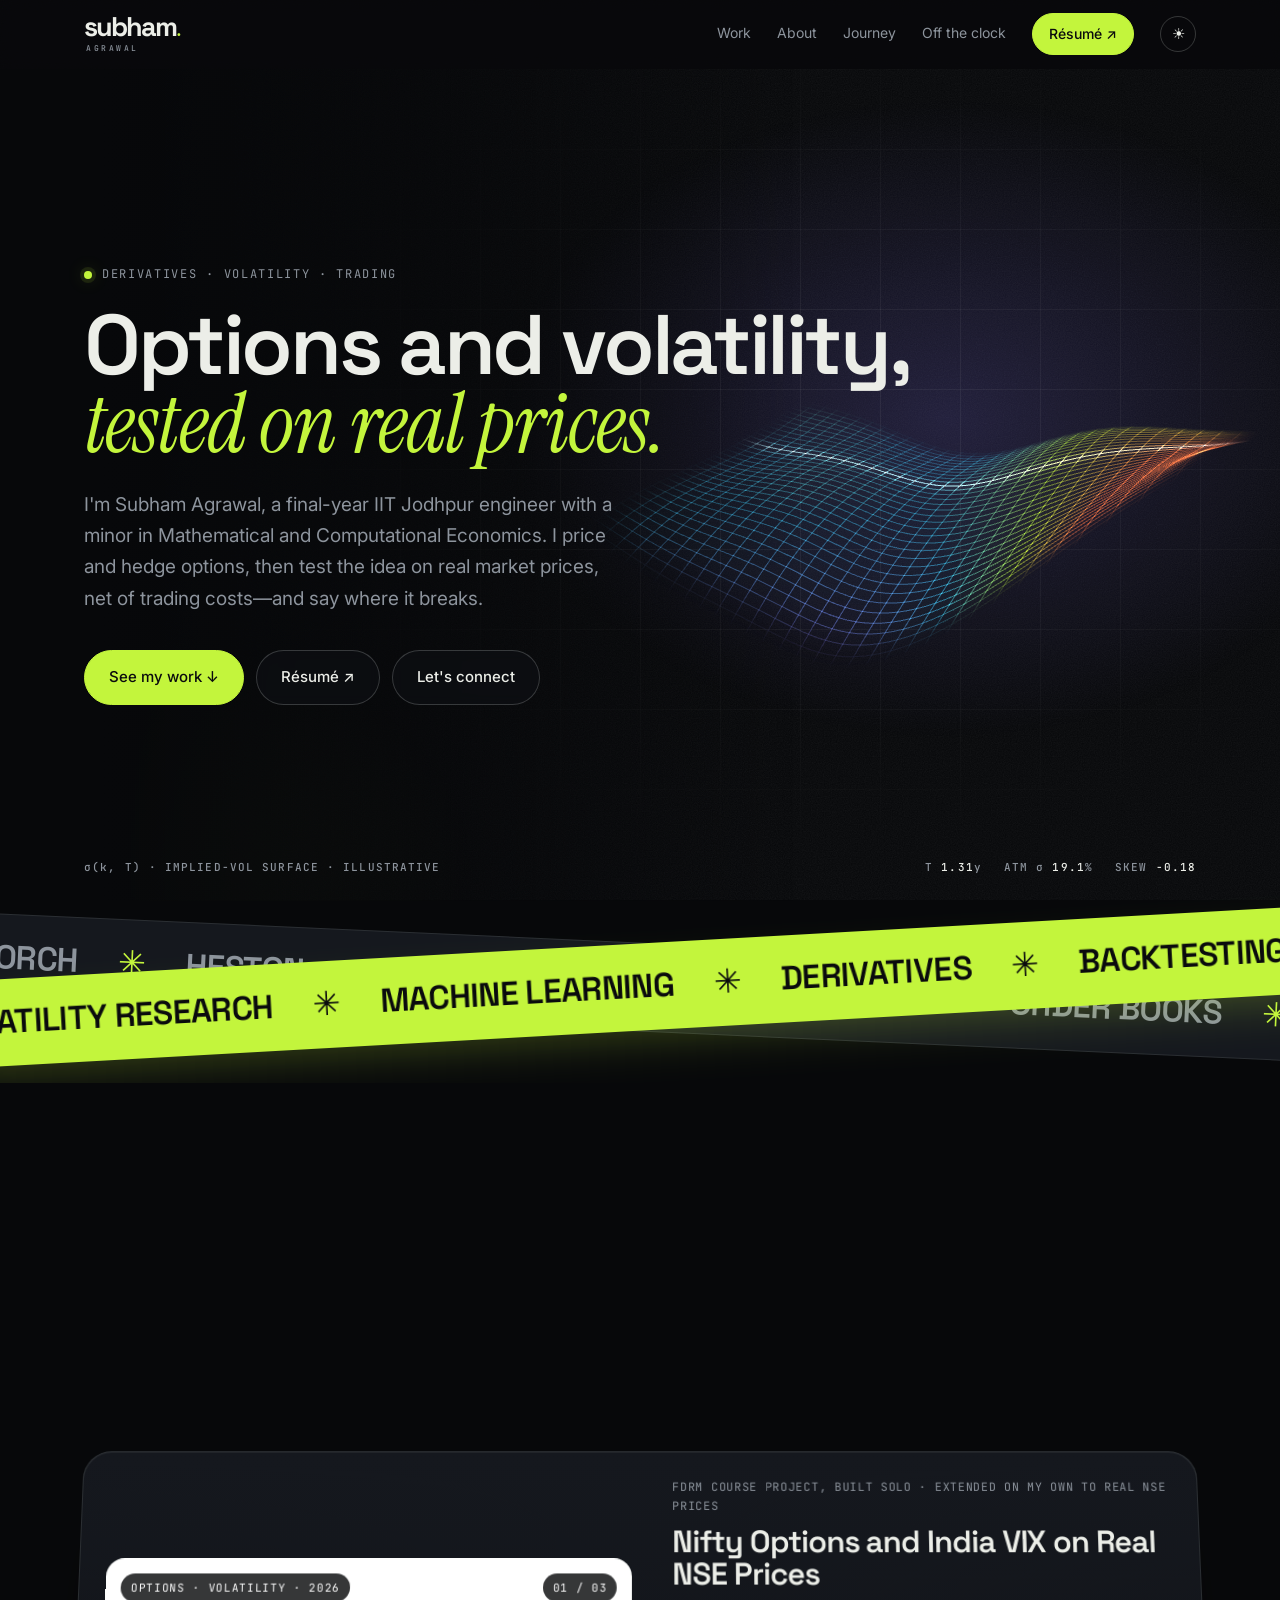
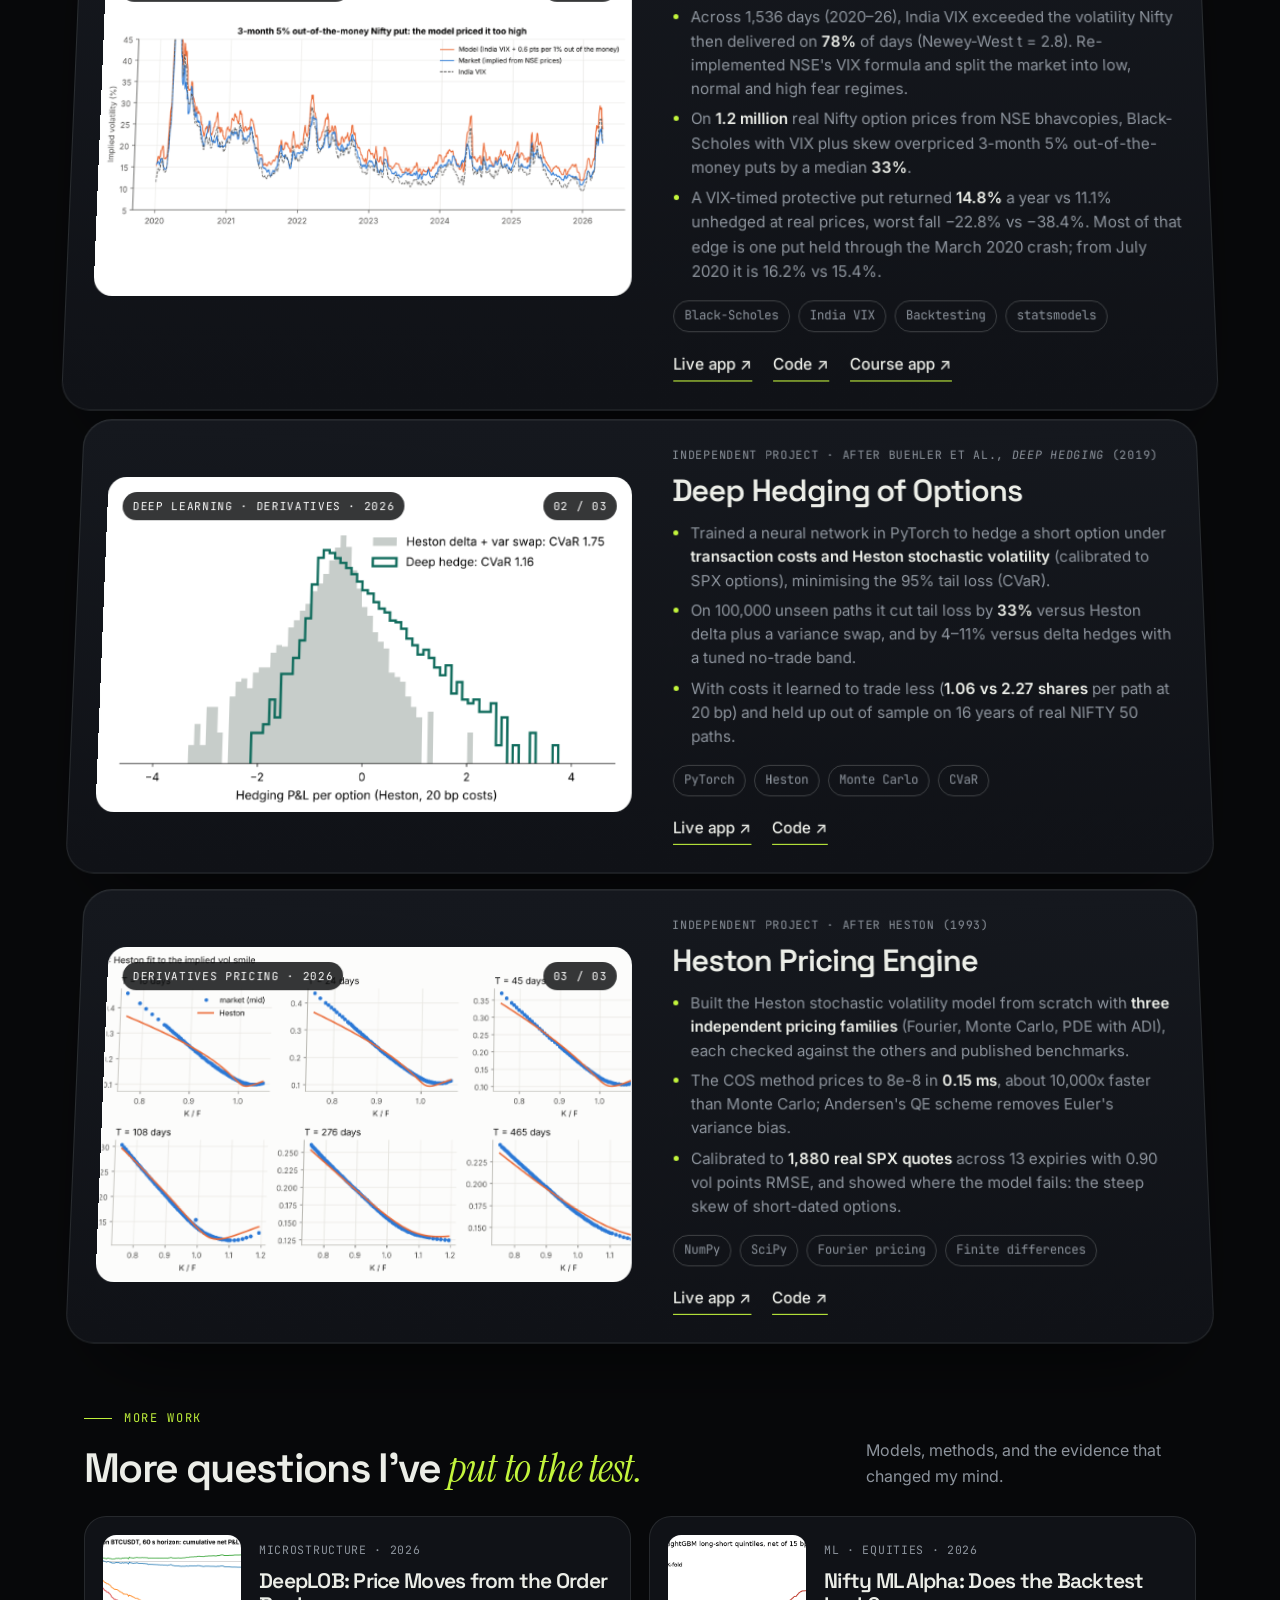
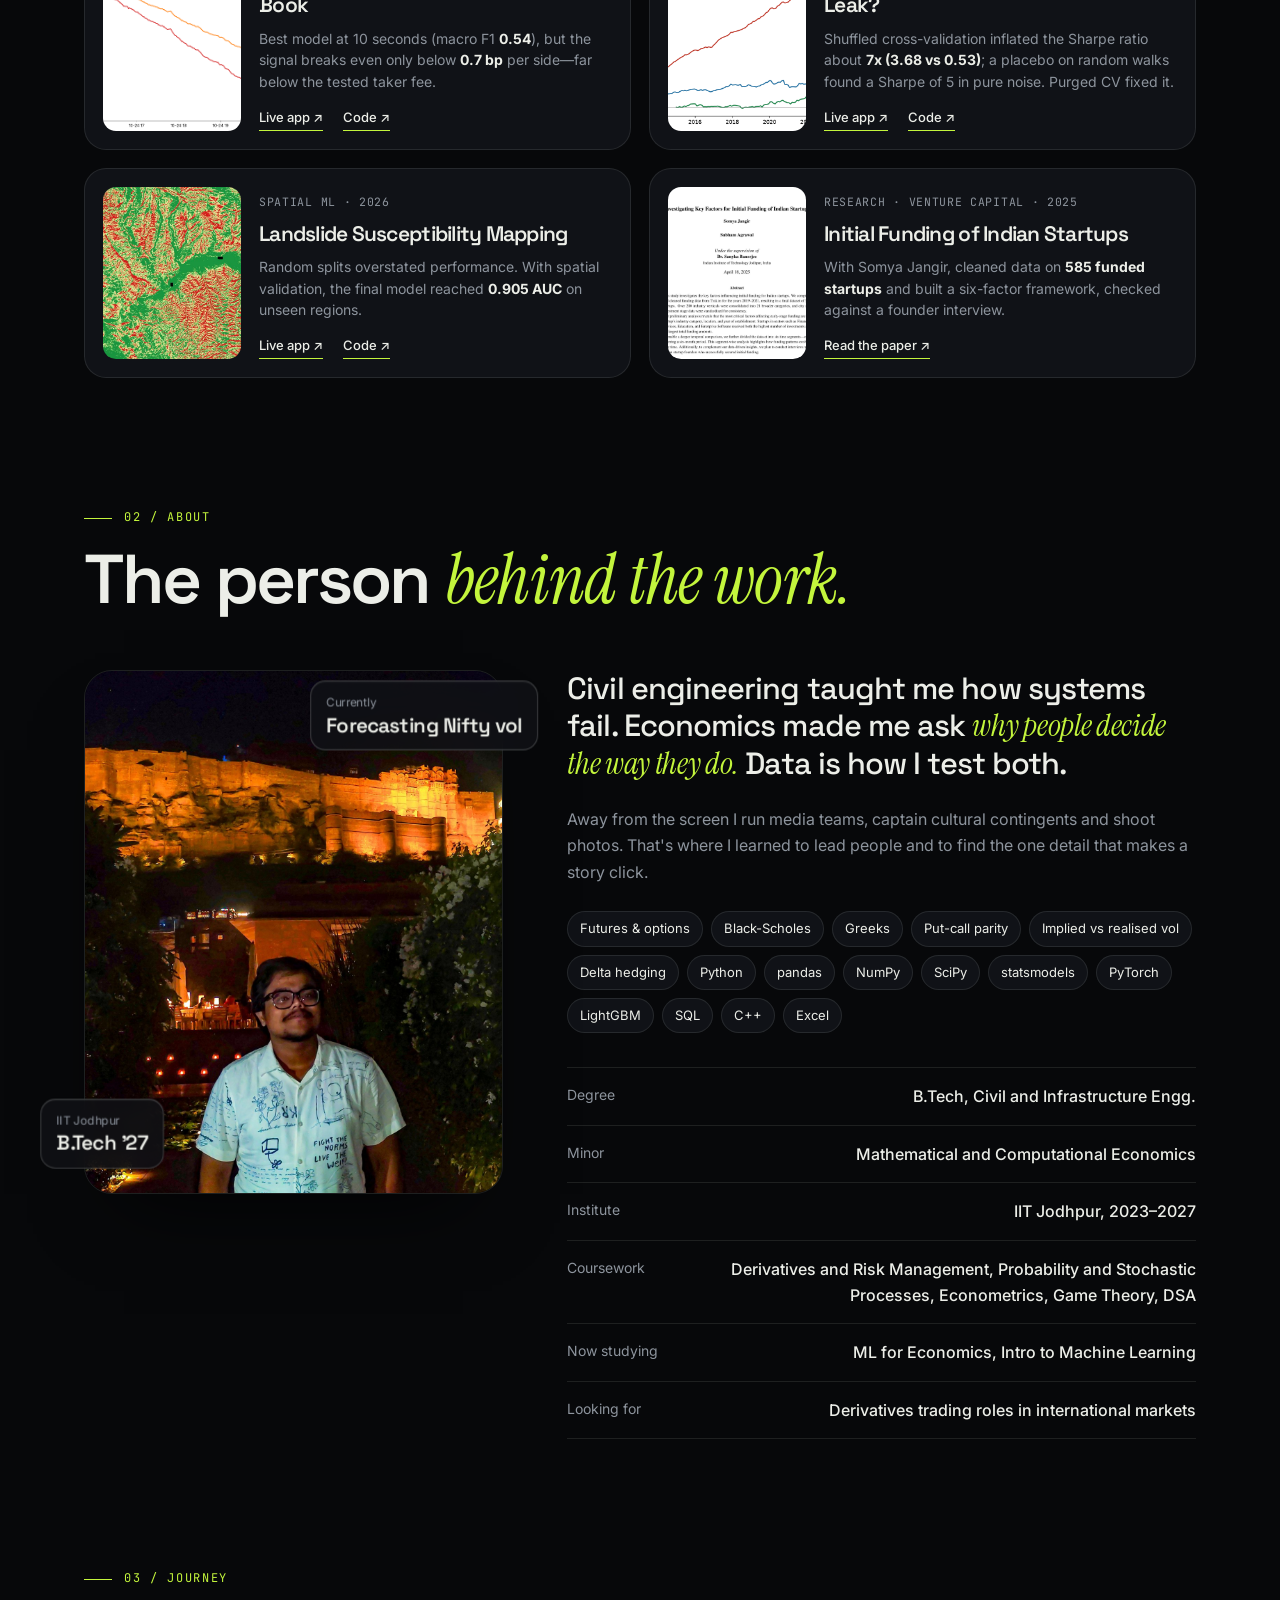
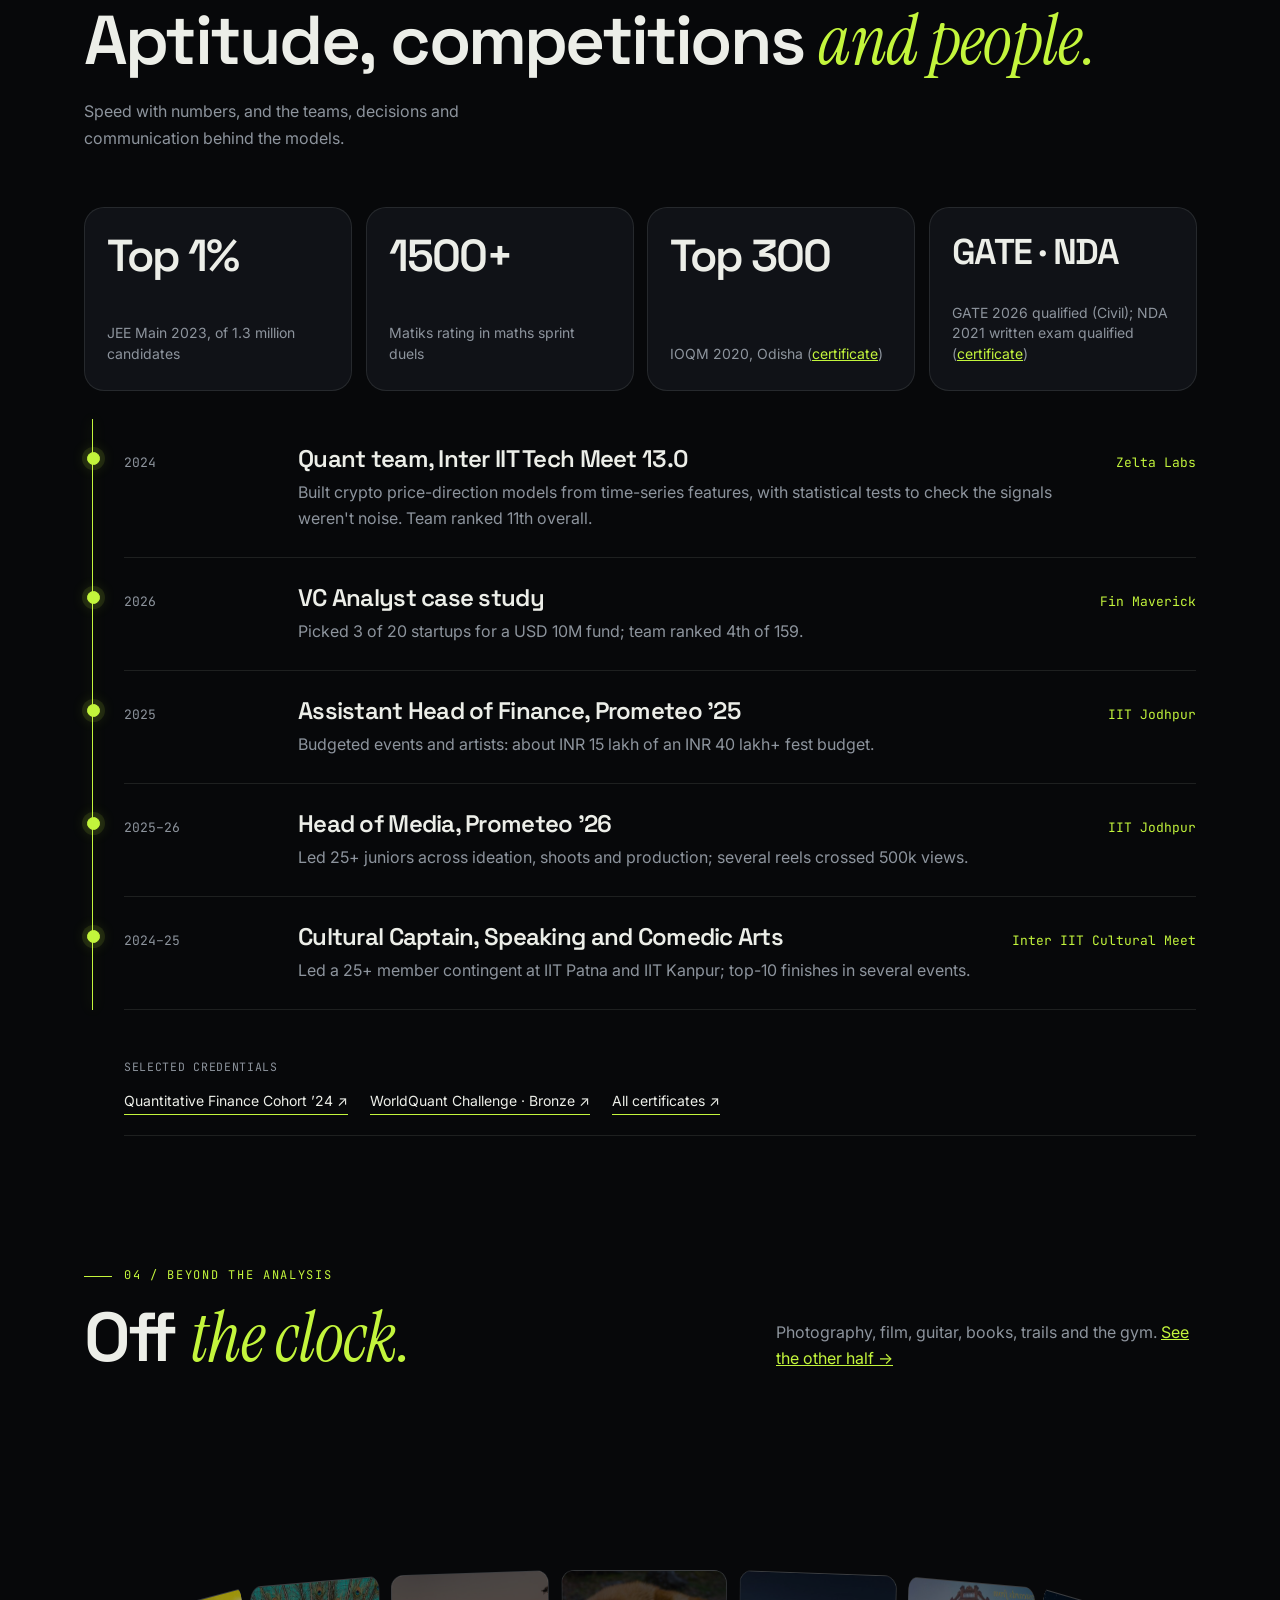
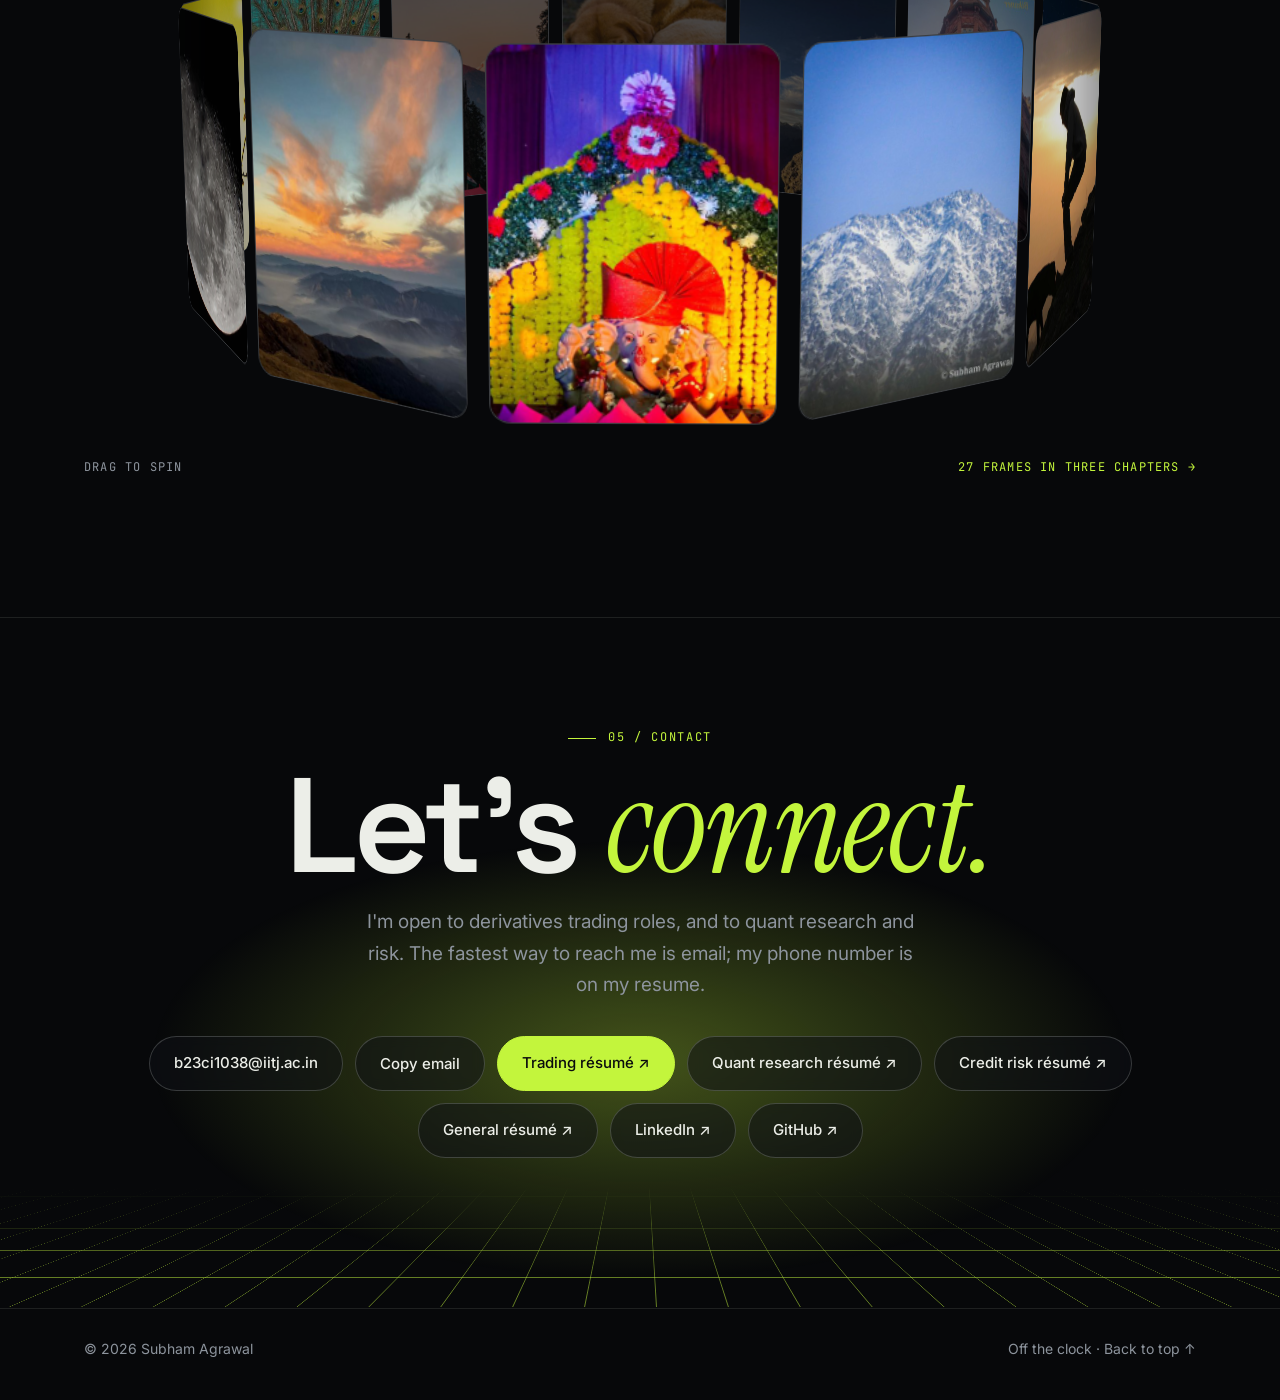
<file: index.html>
<!doctype html>
<html lang="en">
<head>
<meta charset="utf-8">
<meta name="viewport" content="width=device-width, initial-scale=1">
<title>Subham Agrawal | Derivatives, Volatility &amp; Trading</title>
<meta name="description" content="Subham Agrawal: final-year IIT Jodhpur undergraduate who builds and backtests options and volatility models on real NSE, SPX and crypto order-book data. Open to derivatives trading roles.">
<meta property="og:type" content="website">
<meta property="og:url" content="https://subham-agrawal.vercel.app/">
<meta property="og:title" content="Subham Agrawal | Derivatives, Volatility &amp; Trading">
<meta property="og:description" content="Options and volatility models tested on real market prices: India VIX, Nifty puts, Heston, deep hedging and order books, with the limits in plain view.">
<meta property="og:image" content="https://subham-agrawal.vercel.app/img/social-preview.png">
<meta property="og:image:width" content="1200">
<meta property="og:image:height" content="630">
<meta name="twitter:card" content="summary_large_image">
<link rel="canonical" href="https://subham-agrawal.vercel.app/">
<script>!function(r){r.classList.add('js');try{var t=localStorage.getItem('theme');if(t)r.setAttribute('data-theme',t);if(!matchMedia('(prefers-reduced-motion: reduce)').matches&&(sessionStorage.getItem('pt')||!sessionStorage.getItem('seen')))r.classList.add('cover');}catch(e){}setTimeout(function(){r.classList.remove('cover')},4000)}(document.documentElement)</script>
<meta name="theme-color" content="#07080a">
<link rel="icon" href="favicon.svg" type="image/svg+xml">
<link rel="icon" href="favicon-32.png" sizes="32x32" type="image/png">
<link rel="apple-touch-icon" href="apple-touch-icon.png">
<link rel="preconnect" href="https://fonts.googleapis.com">
<link rel="preconnect" href="https://fonts.gstatic.com" crossorigin>
<link href="https://fonts.googleapis.com/css2?family=Instrument+Serif:ital@0;1&family=Inter:wght@400;500;600&family=JetBrains+Mono:wght@500&family=Space+Grotesk:wght@500;600;700&display=swap" rel="stylesheet">
<link rel="stylesheet" href="style.css">
</head>
<body data-tag="Options and volatility, tested on real prices.">
<nav><div class="wrap">
  <a class="logo" href="#" aria-label="Subham Agrawal, home"><span class="brand-word">subham<span class="brand-stop">.</span><small>AGRAWAL</small></span></a>
  <div class="menu">
    <a href="#work">Work</a>
    <a href="#about" class="hide-md">About</a>
    <a href="#journey" class="hide-md">Journey</a>
    <a href="life.html">Off the clock</a>
    <a href="Subham_Agrawal_Resume_Trading.pdf" target="_blank" rel="noopener" class="pill"><span class="pill-long">Résumé</span><span class="pill-short">CV</span> ↗</a>
    <button id="theme" aria-label="Toggle dark mode">☾</button>
    <button class="burger" id="burger" aria-label="Open menu" aria-expanded="false" aria-controls="msheet"><span></span><span></span></button>
  </div>
</div></nav>
<div class="msheet" id="msheet" aria-hidden="true">
  <div class="wrap ms-in">
    <ol class="ms-links">
      <li style="--i:0"><a href="#work"><span>01</span>Work</a></li>
      <li style="--i:1"><a href="#about"><span>02</span>About</a></li>
      <li style="--i:2"><a href="#journey"><span>03</span>Journey</a></li>
      <li style="--i:3"><a href="life.html"><span>04</span>Off <em>the clock</em></a></li>
      <li style="--i:4"><a href="#contact"><span>05</span>Contact</a></li>
    </ol>
    <div class="ms-foot">
      <a class="btn primary" href="Subham_Agrawal_Resume_Trading.pdf" target="_blank" rel="noopener">Résumé ↗</a>
      <a class="btn" href="mailto:b23ci1038@iitj.ac.in">Email</a>
      <a class="btn" href="https://www.linkedin.com/in/subham-agrawal-5b924128a/" target="_blank" rel="noopener">LinkedIn ↗</a>
    </div>
  </div>
</div>

<main>
<header class="hero" data-intro>
  <canvas id="surface" aria-hidden="true"></canvas>
  <div class="hero-scrim" aria-hidden="true"></div>
  <div class="wrap hero-in">
    <div class="eyebrow rise" style="--dl:.15s"><span class="dot"></span>Derivatives · Volatility · Trading</div>
    <h1>Options and volatility, <em>tested on real prices.</em></h1>
    <p class="lead rise" style="--dl:.55s">I'm Subham Agrawal, a final-year IIT Jodhpur engineer with a minor in Mathematical and Computational Economics. I price and hedge options, then test the idea on real market prices, net of trading costs—and say where it breaks.</p>
    <div class="btns rise" style="--dl:.7s">
      <a class="btn primary" href="#work">See my work ↓</a>
      <a class="btn" href="Subham_Agrawal_Resume_Trading.pdf" target="_blank" rel="noopener">Résumé ↗</a>
      <a class="btn" href="#contact">Let's connect</a>
    </div>
  </div>
  <div class="hero-hud rise" style="--dl:.9s" aria-hidden="true">
    <span>σ(k, T) · IMPLIED-VOL SURFACE · ILLUSTRATIVE</span>
    <span class="hh-r"><span>T <b id="hh-t">0.50</b>y</span><span>ATM σ <b id="hh-s">16.0</b>%</span><span>SKEW <b id="hh-k">−0.20</b></span></span>
  </div>
</header>

<div class="ribbons" aria-hidden="true">
  <div class="marquee r2"><div class="track">
    <span>PyTorch</span><span>✳</span><span>Heston</span><span>✳</span><span>Monte Carlo</span><span>✳</span><span>Purged CV</span><span>✳</span><span>Order books</span><span>✳</span><span>CVaR</span><span>✳</span>
    <span>PyTorch</span><span>✳</span><span>Heston</span><span>✳</span><span>Monte Carlo</span><span>✳</span><span>Purged CV</span><span>✳</span><span>Order books</span><span>✳</span><span>CVaR</span><span>✳</span>
  </div></div>
  <div class="marquee r1"><div class="track">
    <span>Volatility research</span><span>✳</span><span>Machine learning</span><span>✳</span><span>Derivatives</span><span>✳</span><span>Backtesting</span><span>✳</span><span>Photography</span><span>✳</span><span>Leadership</span><span>✳</span>
    <span>Volatility research</span><span>✳</span><span>Machine learning</span><span>✳</span><span>Derivatives</span><span>✳</span><span>Backtesting</span><span>✳</span><span>Photography</span><span>✳</span><span>Leadership</span><span>✳</span>
  </div></div>
</div>

<div class="wrap">
<section id="work">
  <div class="sec-head reveal">
    <div><span class="num">01 / SELECTED WORK</span><h2>Things I've <em>built and tested.</em></h2></div>
    <p>Three featured studies, with the result and the limits in plain view. Four more projects follow.</p>
  </div>

  <div class="projects">
    <article class="project reveal">
      <div class="p-img"><span class="tag-float">OPTIONS · VOLATILITY · 2026</span><img src="img/proj-nse-real.png" alt="Implied volatility of a 3-month 5% out-of-the-money Nifty put, 2020 to 2026: the Black-Scholes model priced from India VIX sits above the market price implied from NSE data" loading="lazy"></div>
      <div>
        <div class="p-meta">FDRM course project, built solo · extended on my own to real NSE prices</div>
        <h3>Nifty Options and India VIX on Real NSE Prices</h3>
        <ul>
          <li>Across 1,536 days (2020–26), India VIX exceeded the volatility Nifty then delivered on <b>78%</b> of days (Newey-West t = 2.8). Re-implemented NSE's VIX formula and split the market into low, normal and high fear regimes.</li>
          <li>On <b>1.2 million</b> real Nifty option prices from NSE bhavcopies, Black-Scholes with VIX plus skew overpriced 3-month 5% out-of-the-money puts by a median <b>33%</b>.</li>
          <li>A VIX-timed protective put returned <b>14.8%</b> a year vs 11.1% unhedged at real prices, worst fall −22.8% vs −38.4%. Most of that edge is one put held through the March 2020 crash; from July 2020 it is 16.2% vs 15.4%.</li>
        </ul>
        <div class="chips"><span class="chip">Black-Scholes</span><span class="chip">India VIX</span><span class="chip">Backtesting</span><span class="chip">statsmodels</span></div>
        <div class="p-links"><a href="https://subham-nifty-hedge.streamlit.app/" target="_blank" rel="noopener">Live app ↗</a><a href="https://github.com/Subham1709/Nifty_Hedge_Real_Data" target="_blank" rel="noopener">Code ↗</a><a href="https://subham-fdrm-vix.streamlit.app/" target="_blank" rel="noopener">Course app ↗</a></div>
      </div>
    </article>

    <article class="project reveal">
      <div class="p-img"><span class="tag-float">DEEP LEARNING · DERIVATIVES · 2026</span><img src="img/proj-hedge.png" alt="Distribution of hedging profit and loss: deep hedge versus Heston delta hedge, with a much thinner loss tail for the deep hedge" loading="lazy"></div>
      <div>
        <div class="p-meta">Independent project · after Buehler et al., <i>Deep Hedging</i> (2019)</div>
        <h3>Deep Hedging of Options</h3>
        <ul>
          <li>Trained a neural network in PyTorch to hedge a short option under <b>transaction costs and Heston stochastic volatility</b> (calibrated to SPX options), minimising the 95% tail loss (CVaR).</li>
          <li>On 100,000 unseen paths it cut tail loss by <b>33%</b> versus Heston delta plus a variance swap, and by 4–11% versus delta hedges with a tuned no-trade band.</li>
          <li>With costs it learned to trade less (<b>1.06 vs 2.27 shares</b> per path at 20 bp) and held up out of sample on 16 years of real NIFTY 50 paths.</li>
        </ul>
        <div class="chips"><span class="chip">PyTorch</span><span class="chip">Heston</span><span class="chip">Monte Carlo</span><span class="chip">CVaR</span></div>
        <div class="p-links"><a href="https://subham-deep-hedging.streamlit.app/" target="_blank" rel="noopener">Live app ↗</a><a href="https://github.com/Subham1709/Deep-Hedging-of-Options" target="_blank" rel="noopener">Code ↗</a></div>
      </div>
    </article>

    <article class="project reveal">
      <div class="p-img"><span class="tag-float">DERIVATIVES PRICING · 2026</span><img src="img/proj-heston.png" alt="Heston model fitted to the SPX implied volatility smile at six expiries from 16 to 465 days" loading="lazy"></div>
      <div>
        <div class="p-meta">Independent project · after Heston (1993)</div>
        <h3>Heston Pricing Engine</h3>
        <ul>
          <li>Built the Heston stochastic volatility model from scratch with <b>three independent pricing families</b> (Fourier, Monte Carlo, PDE with ADI), each checked against the others and published benchmarks.</li>
          <li>The COS method prices to 8e-8 in <b>0.15 ms</b>, about 10,000x faster than Monte Carlo; Andersen's QE scheme removes Euler's variance bias.</li>
          <li>Calibrated to <b>1,880 real SPX quotes</b> across 13 expiries with 0.90 vol points RMSE, and showed where the model fails: the steep skew of short-dated options.</li>
        </ul>
        <div class="chips"><span class="chip">NumPy</span><span class="chip">SciPy</span><span class="chip">Fourier pricing</span><span class="chip">Finite differences</span></div>
        <div class="p-links"><a href="https://subham-heston-engine.streamlit.app/" target="_blank" rel="noopener">Live app ↗</a><a href="https://github.com/Subham1709/Heston_Pricing_Engine" target="_blank" rel="noopener">Code ↗</a></div>
      </div>
    </article>



  </div>
  <div class="more-work-head reveal">
    <div><span class="num">MORE WORK</span><h3>More questions I've <em>put to the test.</em></h3></div>
    <p>Models, methods, and the evidence that changed my mind.</p>
  </div>
  <div class="more-work">
    <article class="work-mini reveal">
      <img src="img/proj-deeplob.png" alt="DeepLOB fee-aware backtest" loading="lazy">
      <div><span class="p-meta">MICROSTRUCTURE · 2026</span><h4>DeepLOB: Price Moves from the Order Book</h4>
      <p>Best model at 10 seconds (macro F1 <b>0.54</b>), but the signal breaks even only below <b>0.7 bp</b> per side—far below the tested taker fee.</p>
      <div class="p-links"><a href="https://subham-deeplob.streamlit.app/" target="_blank" rel="noopener">Live app ↗</a><a href="https://github.com/Subham1709/DeepLOB" target="_blank" rel="noopener">Code ↗</a></div></div>
    </article>
    <article class="work-mini reveal">
      <img src="img/proj-nifty.png" alt="Equity curves of a LightGBM long-short Nifty 100 strategy under naive, purged and walk-forward validation" loading="lazy">
      <div><span class="p-meta">ML · EQUITIES · 2026</span><h4>Nifty ML Alpha: Does the Backtest Leak?</h4>
      <p>Shuffled cross-validation inflated the Sharpe ratio about <b>7x (3.68 vs 0.53)</b>; a placebo on random walks found a Sharpe of 5 in pure noise. Purged CV fixed it.</p>
      <div class="p-links"><a href="https://subham-nifty-ml-alpha.streamlit.app/" target="_blank" rel="noopener">Live app ↗</a><a href="https://github.com/Subham1709/Nifty_ML_Alpha" target="_blank" rel="noopener">Code ↗</a></div></div>
    </article>
    <article class="work-mini reveal">
      <img src="img/proj-landslide.jpg" alt="Landslide susceptibility map of Hamirpur" loading="lazy">
      <div><span class="p-meta">SPATIAL ML · 2026</span><h4>Landslide Susceptibility Mapping</h4>
      <p>Random splits overstated performance. With spatial validation, the final model reached <b>0.905 AUC</b> on unseen regions.</p>
      <div class="p-links"><a href="https://subham-btp-landslide.streamlit.app/" target="_blank" rel="noopener">Live app ↗</a><a href="https://github.com/Subham1709/BTP" target="_blank" rel="noopener">Code ↗</a></div></div>
    </article>
    <article class="work-mini reveal">
      <img src="img/paper-front.jpg" alt="Front page of the Indian startups funding research paper" loading="lazy">
      <div><span class="p-meta">RESEARCH · VENTURE CAPITAL · 2025</span><h4>Initial Funding of Indian Startups</h4>
      <p>With Somya Jangir, cleaned data on <b>585 funded startups</b> and built a six-factor framework, checked against a founder interview.</p>
      <div class="p-links"><a href="https://drive.google.com/drive/folders/1DRlyDjdXAykTRInqGvbj8JNcpJaTCu94?usp=sharing" target="_blank" rel="noopener">Read the paper ↗</a></div></div>
    </article>
  </div>
</section>

<section id="about">
  <div class="sec-head reveal"><div><span class="num">02 / ABOUT</span><h2>The person <em>behind the work.</em></h2></div></div>
  <div class="about">
    <div class="portrait reveal">
      <div class="p3d">
        <div class="frame"><picture><source media="(max-width: 860px)" srcset="img/portrait-husky.jpg"><img src="img/portrait-fort.jpg" alt="Subham Agrawal in a white printed shirt at night, the floodlit Mehrangarh Fort glowing behind him" width="1200" height="1500" loading="lazy"></picture></div>
        <div class="badge b2"><small>Currently</small><b>Forecasting Nifty vol</b></div>
        <div class="badge b1"><small>IIT Jodhpur</small><b>B.Tech '27</b></div>
      </div>
    </div>
    <div>
      <div class="reveal">
        <p class="big">Civil engineering taught me how systems fail. Economics made me ask <em>why people decide the way they do.</em> Data is how I test both.</p>
        <p style="color:var(--muted);margin-top:22px">Away from the screen I run media teams, captain cultural contingents and shoot photos. That's where I learned to lead people and to find the one detail that makes a story click.</p>
        <div class="toolkit">
          <span>Futures &amp; options</span><span>Black-Scholes</span><span>Greeks</span><span>Put-call parity</span><span>Implied vs realised vol</span><span>Delta hedging</span><span>Python</span><span>pandas</span><span>NumPy</span><span>SciPy</span><span>statsmodels</span><span>PyTorch</span><span>LightGBM</span><span>SQL</span><span>C++</span><span>Excel</span>
        </div>
      </div>
      <div class="facts reveal">
        <div class="fact"><span>Degree</span><span>B.Tech, Civil and Infrastructure Engg.</span></div>
        <div class="fact"><span>Minor</span><span>Mathematical and Computational Economics</span></div>
        <div class="fact"><span>Institute</span><span>IIT Jodhpur, 2023–2027</span></div>
        <div class="fact"><span>Coursework</span><span>Derivatives and Risk Management, Probability and Stochastic Processes, Econometrics, Game Theory, DSA</span></div>
        <div class="fact"><span>Now studying</span><span>ML for Economics, Intro to Machine Learning</span></div>
        <div class="fact"><span>Looking for</span><span>Derivatives trading roles in international markets</span></div>
      </div>
    </div>
  </div>
</section>

<section id="journey">
  <div class="sec-head reveal"><div><span class="num">03 / JOURNEY</span><h2>Aptitude, competitions <em>and people.</em></h2></div><p>Speed with numbers, and the teams, decisions and communication behind the models.</p></div>
  <div class="stats reveal" style="margin-bottom:28px">
    <div class="stat"><b>Top 1%</b><span>JEE Main 2023, of 1.3 million candidates</span></div>
    <div class="stat"><b>1500+</b><span>Matiks rating in maths sprint duels</span></div>
    <div class="stat"><b>Top 300</b><span>IOQM 2020, Odisha (<a href="https://drive.google.com/file/d/14cF2TTk1Kzqj_IvLtD4ZMzSbuDEJDora/view?usp=sharing" target="_blank" rel="noopener" style="color:var(--accent)">certificate</a>)</span></div>
    <div class="stat"><b class="sm">GATE · NDA</b><span>GATE 2026 qualified (Civil); NDA 2021 written exam qualified (<a href="https://drive.google.com/file/d/1k-SbwXJn2bZvTMqCk4ZUnFNvO1J3trE7/view?usp=sharing" target="_blank" rel="noopener" style="color:var(--accent)">certificate</a>)</span></div>
  </div>
  <div class="timeline">
    <div class="tl reveal"><span class="yr">2024</span><div><h4>Quant team, Inter IIT Tech Meet 13.0</h4><p>Built crypto price-direction models from time-series features, with statistical tests to check the signals weren't noise. Team ranked 11th overall.</p></div><span class="org">Zelta Labs</span></div>
    <div class="tl reveal"><span class="yr">2026</span><div><h4>VC Analyst case study</h4><p>Picked 3 of 20 startups for a USD 10M fund; team ranked 4th of 159.</p></div><span class="org">Fin Maverick</span></div>
    <div class="tl reveal"><span class="yr">2025</span><div><h4>Assistant Head of Finance, Prometeo '25</h4><p>Budgeted events and artists: about INR 15 lakh of an INR 40 lakh+ fest budget.</p></div><span class="org">IIT Jodhpur</span></div>
    <div class="tl reveal"><span class="yr">2025–26</span><div><h4>Head of Media, Prometeo '26</h4><p>Led 25+ juniors across ideation, shoots and production; several reels crossed 500k views.</p></div><span class="org">IIT Jodhpur</span></div>
    <div class="tl reveal"><span class="yr">2024–25</span><div><h4>Cultural Captain, Speaking and Comedic Arts</h4><p>Led a 25+ member contingent at IIT Patna and IIT Kanpur; top-10 finishes in several events.</p></div><span class="org">Inter IIT Cultural Meet</span></div>
  </div>
  <div class="credentials reveal">
    <span class="p-meta">SELECTED CREDENTIALS</span>
    <a href="https://credsverse.com/credentials/fb394c24-68a1-429c-a0e9-6f4c06b3bbfe" target="_blank" rel="noopener">Quantitative Finance Cohort ’24 ↗</a>
    <a href="https://drive.google.com/file/d/1Ai9T4OmtH8CdrXAeMgB1MoSNol4ROZGu/view?usp=sharing" target="_blank" rel="noopener">WorldQuant Challenge · Bronze ↗</a>
    <a href="https://drive.google.com/drive/folders/1DF7dOJQuO5HEfbirFlYNqWcP8uMit14j?usp=sharing" target="_blank" rel="noopener">All certificates ↗</a>
  </div>
</section>

<section id="beyond">
  <div class="sec-head reveal"><div><span class="num">04 / BEYOND THE ANALYSIS</span><h2>Off <em>the clock.</em></h2></div><p>Photography, film, guitar, books, trails and the gym. <a href="life.html" style="color:var(--accent)">See the other half →</a></p></div>
  <div class="ring reveal" id="ring" data-cursor="Drag">
    <div class="ring-in">
      <a href="life.html#gallery" style="--i:0"><img src="img/thumbs/hero-alpenglow.jpg" width="480" height="640" alt="Pink alpenglow on a snow peak, framed by dark pines" loading="lazy" draggable="false"></a>
      <a href="life.html#gallery" style="--i:1"><img src="img/thumbs/peacock-display.jpg" width="480" height="640" alt="Peacock in full display" loading="lazy" draggable="false"></a>
      <a href="life.html#gallery" style="--i:2"><img src="img/thumbs/bird-liftoff.jpg" width="480" height="640" alt="Bird lifting off a branch against a golden sky" loading="lazy" draggable="false"></a>
      <a href="life.html#gallery" style="--i:3"><img src="img/thumbs/moon.jpg" width="480" height="640" alt="The moon, up close" loading="lazy" draggable="false"></a>
      <a href="life.html#gallery" style="--i:4"><img src="img/thumbs/sunset-valley.jpg" width="480" height="640" alt="Sunset over misty mountain valleys" loading="lazy" draggable="false"></a>
      <a href="life.html#gallery" style="--i:5"><img src="img/thumbs/pandal.jpg" width="480" height="640" alt="Ganpati pandal decorated with marigolds" loading="lazy" draggable="false"></a>
      <a href="life.html#gallery" style="--i:6"><img src="img/thumbs/snow-ridge.jpg" width="480" height="640" alt="Snow-dusted ridge against a clear blue sky" loading="lazy" draggable="false"></a>
      <a href="life.html#gallery" style="--i:7"><img src="img/thumbs/climb-dog.jpg" width="480" height="640" alt="Silhouette of a hiker and a dog climbing at sunset" loading="lazy" draggable="false"></a>
      <a href="life.html#gallery" style="--i:8"><img src="img/thumbs/camp-night.jpg" width="480" height="640" alt="Tents in a meadow under a night sky" loading="lazy" draggable="false"></a>
      <a href="life.html#gallery" style="--i:9"><img src="img/thumbs/bikaner.jpg" width="480" height="640" alt="Red sandstone building in Bikaner, seen from below" loading="lazy" draggable="false"></a>
      <a href="life.html#gallery" style="--i:10"><img src="img/thumbs/taking-it-in.jpg" width="480" height="640" alt="A trekker on a rock looking out at a mountain range" loading="lazy" draggable="false"></a>
      <a href="life.html#gallery" style="--i:11"><img src="img/thumbs/dog-asleep.jpg" width="480" height="640" alt="Golden camp dog curled up asleep" loading="lazy" draggable="false"></a>
    </div>
  </div>
  <p class="ring-cap reveal"><span>Drag to spin</span><a href="life.html">27 frames in three chapters →</a></p>
</section>
</div>

<section id="contact" class="contact">
  <div class="floor" aria-hidden="true"></div>
  <div class="wrap reveal">
    <span class="num">05 / CONTACT</span>
    <h2>Let's <em>connect.</em></h2>
    <p class="lead" style="margin:18px auto 0">I'm open to derivatives trading roles, and to quant research and risk. The fastest way to reach me is email; my phone number is on my resume.</p>
    <div class="btns">
      <a class="btn" href="mailto:b23ci1038@iitj.ac.in">b23ci1038@iitj.ac.in</a>
      <button class="btn" id="copy">Copy email</button>
      <a class="btn primary" href="Subham_Agrawal_Resume_Trading.pdf" target="_blank" rel="noopener">Trading résumé ↗</a>
      <a class="btn" href="Subham_Agrawal_Resume_QuantResearch.pdf" target="_blank" rel="noopener">Quant research résumé ↗</a>
      <a class="btn" href="Subham_Agrawal_Resume_CreditRisk.pdf" target="_blank" rel="noopener">Credit risk résumé ↗</a>
      <a class="btn" href="Subham_Agrawal_Resume.pdf" target="_blank" rel="noopener">General résumé ↗</a>
      <a class="btn" href="https://www.linkedin.com/in/subham-agrawal-5b924128a/" target="_blank" rel="noopener">LinkedIn ↗</a>
      <a class="btn" href="https://github.com/Subham1709" target="_blank" rel="noopener">GitHub ↗</a>
    </div>
  </div>
</section>
</main>

<footer><div class="wrap"><span>© 2026 Subham Agrawal</span><span><a href="life.html">Off the clock</a> · <a href="#">Back to top ↑</a></span></div></footer>
<script src="vendor/lenis.min.js"></script>
<script src="main.js"></script>
<script src="surface.js"></script>
</body>
</html>
</file>
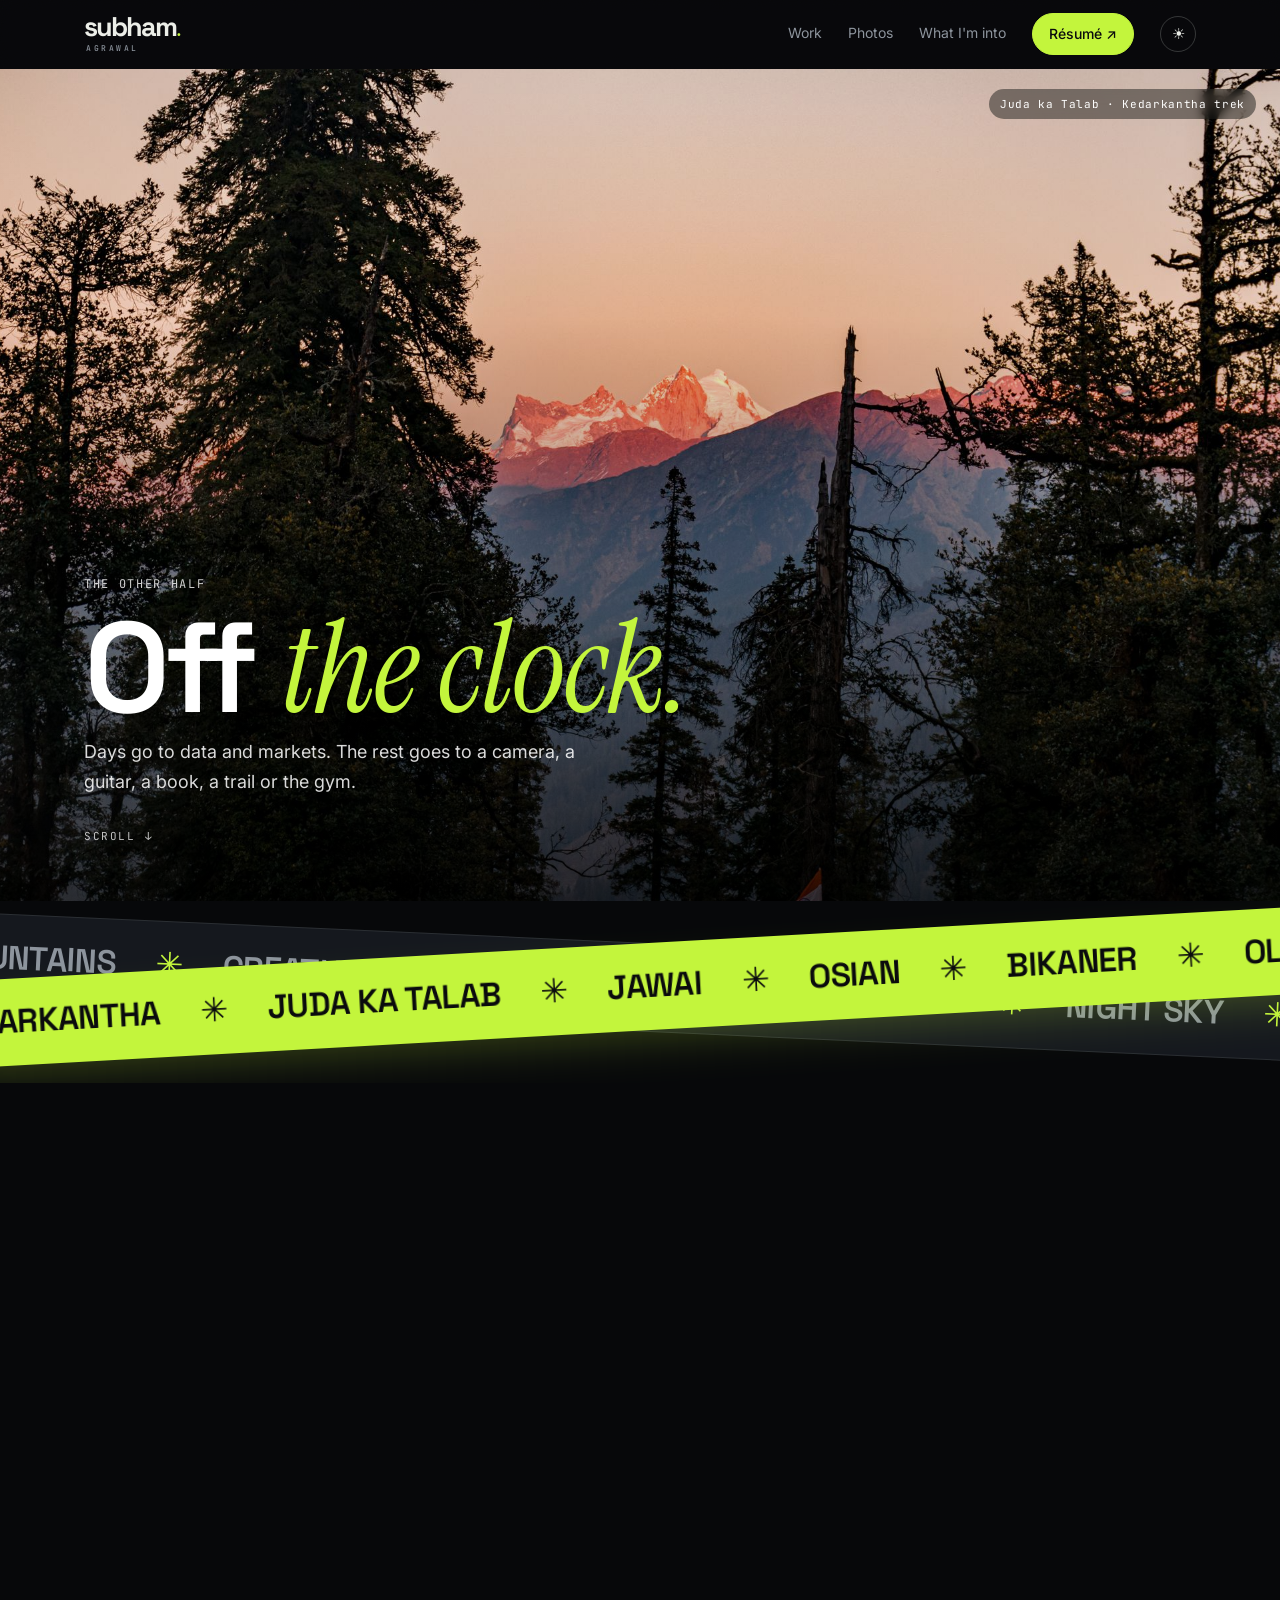
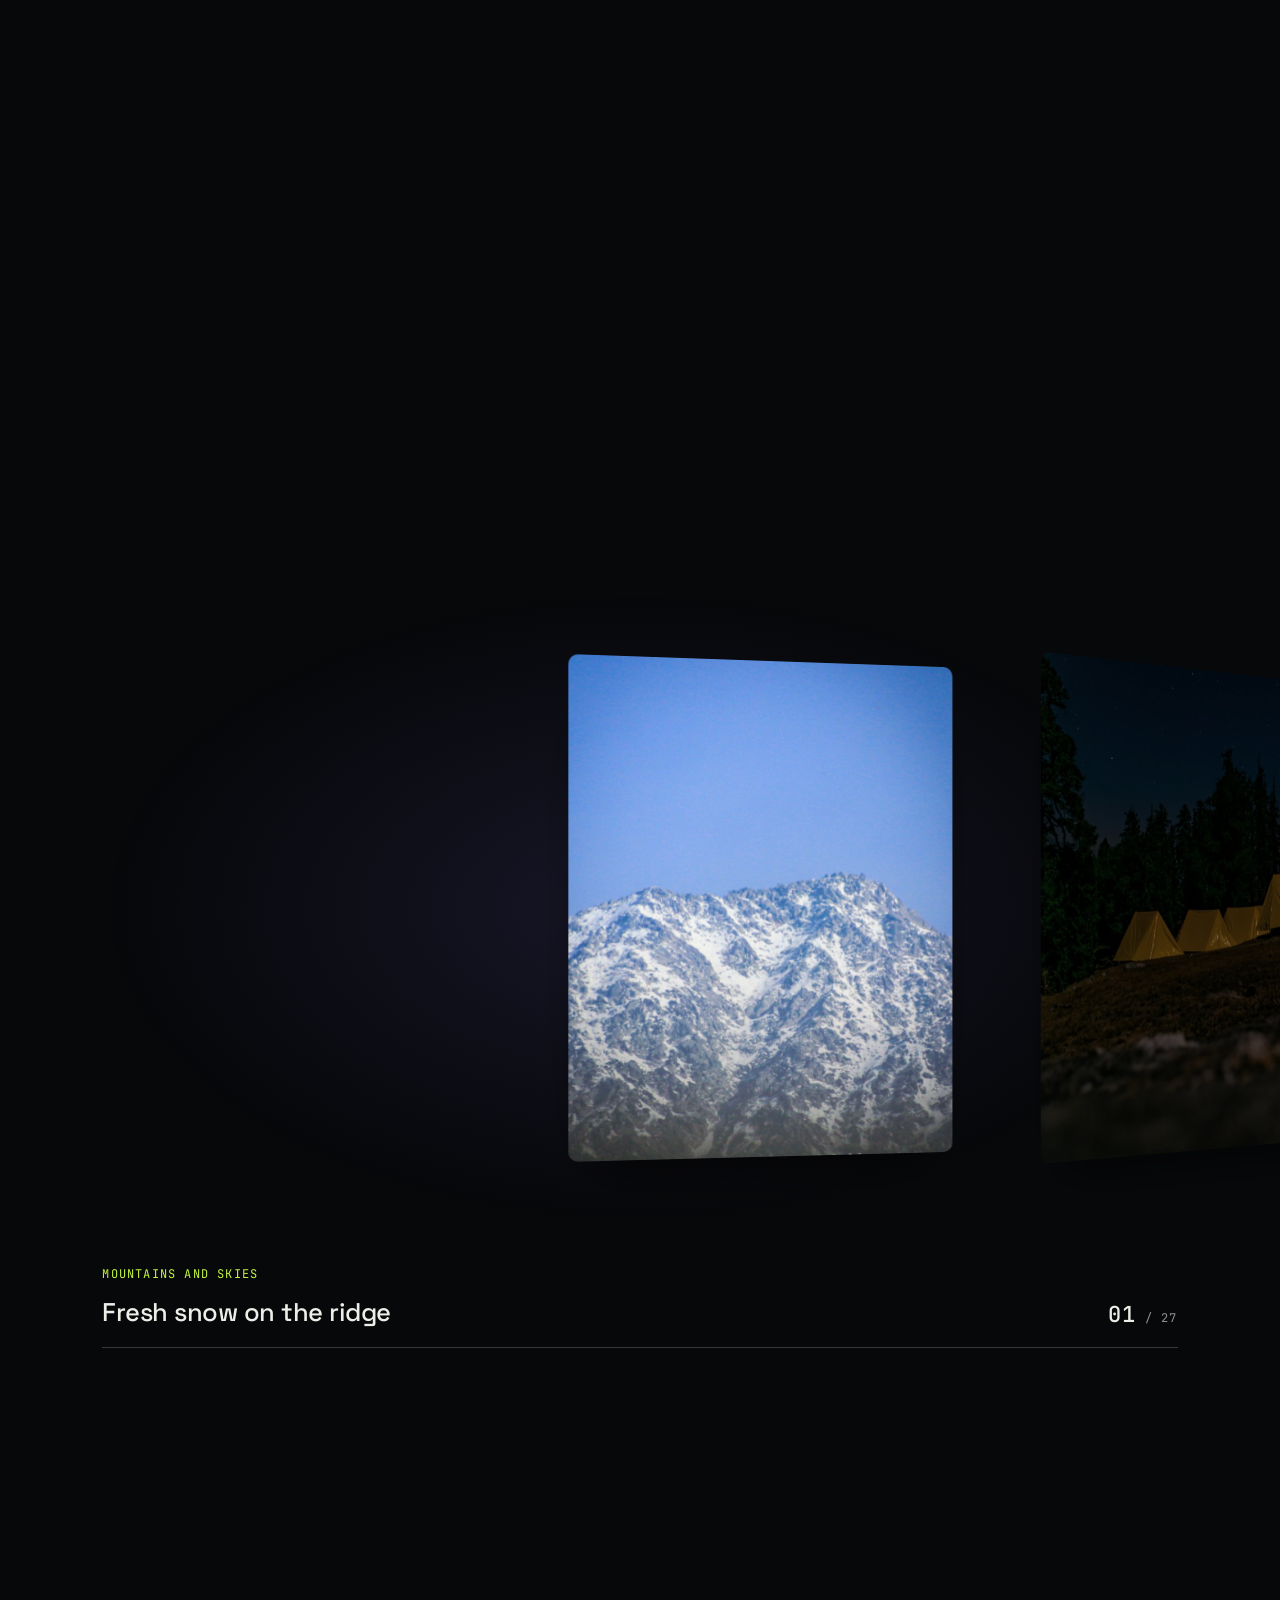
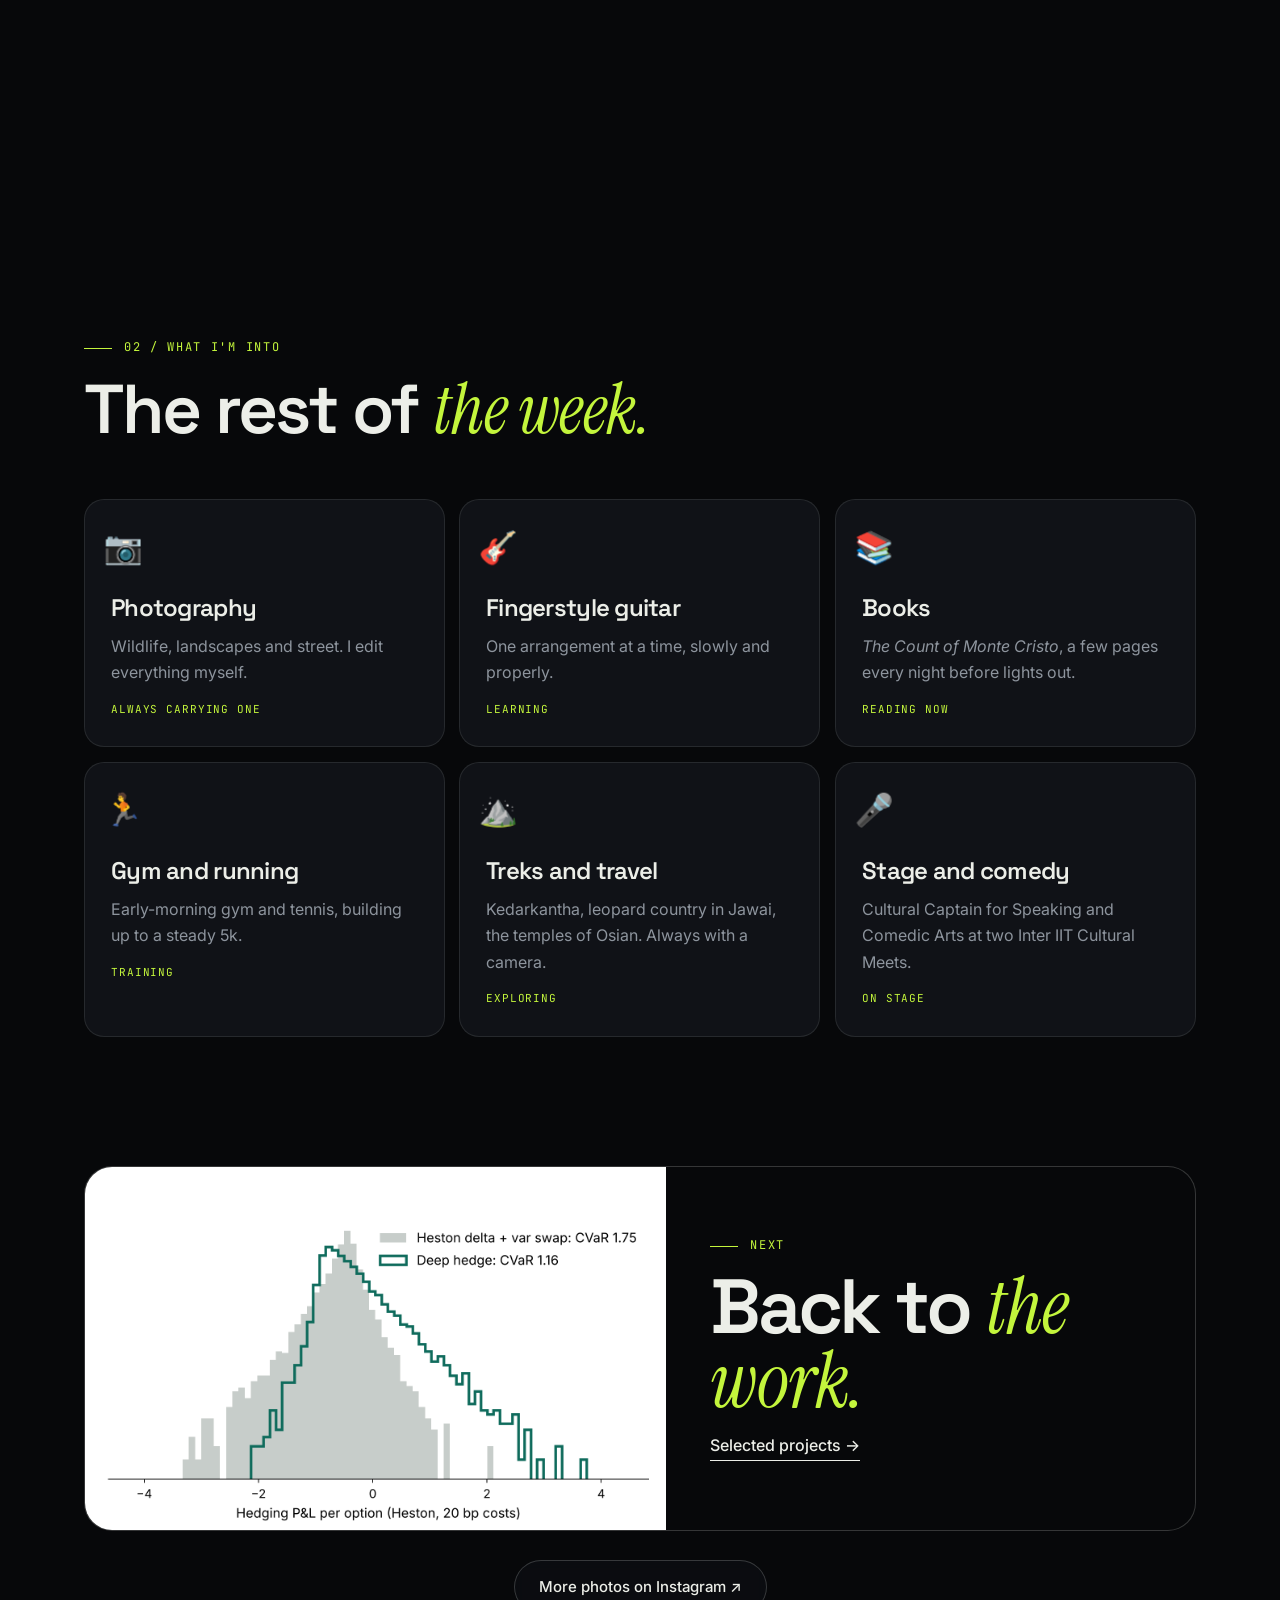
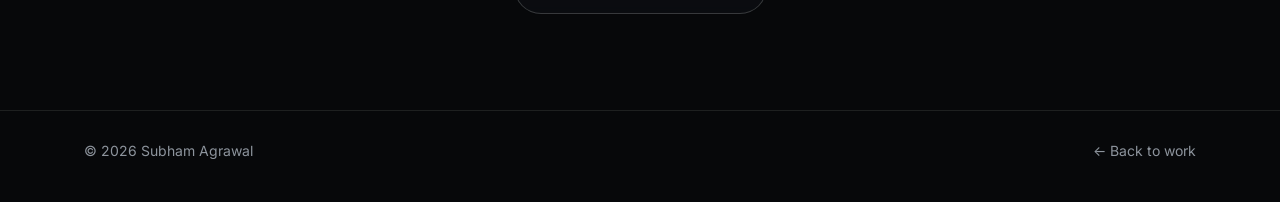
<file: life.html>
<!doctype html>
<html lang="en">
<head>
<meta charset="utf-8">
<meta name="viewport" content="width=device-width, initial-scale=1">
<title>Off the Clock · Subham Agrawal</title>
<meta name="description" content="Subham Agrawal off the clock: photography, film, guitar, books, treks, travel and running.">
<meta property="og:type" content="website">
<meta property="og:url" content="https://subham-agrawal.vercel.app/life.html">
<meta property="og:title" content="Off the Clock | Subham Agrawal">
<meta property="og:description" content="Photography, trails, film, and the other half of Subham Agrawal.">
<meta property="og:image" content="https://subham-agrawal.vercel.app/img/hero-alpenglow-1200.jpg">
<meta name="twitter:card" content="summary_large_image">
<link rel="canonical" href="https://subham-agrawal.vercel.app/life.html">
<script>!function(r){r.classList.add('js');try{var t=localStorage.getItem('theme');if(t)r.setAttribute('data-theme',t);if(!matchMedia('(prefers-reduced-motion: reduce)').matches&&(sessionStorage.getItem('pt')||!sessionStorage.getItem('seen')))r.classList.add('cover');}catch(e){}setTimeout(function(){r.classList.remove('cover')},4000)}(document.documentElement)</script>
<meta name="theme-color" content="#07080a">
<link rel="icon" href="favicon.svg" type="image/svg+xml">
<link rel="icon" href="favicon-32.png" sizes="32x32" type="image/png">
<link rel="apple-touch-icon" href="apple-touch-icon.png">
<link rel="preconnect" href="https://fonts.googleapis.com">
<link rel="preconnect" href="https://fonts.gstatic.com" crossorigin>
<link href="https://fonts.googleapis.com/css2?family=Instrument+Serif:ital@0;1&family=Inter:wght@400;500;600&family=JetBrains+Mono:wght@500&family=Space+Grotesk:wght@500;600;700&display=swap" rel="stylesheet">
<link rel="stylesheet" href="style.css">
</head>
<body data-tag="Mountains, creatures and streets.">
<nav><div class="wrap">
  <a class="logo" href="index.html" aria-label="Subham Agrawal, home"><span class="brand-word">subham<span class="brand-stop">.</span><small>AGRAWAL</small></span></a>
  <div class="menu">
    <a href="index.html">Work</a>
    <a href="#gallery">Photos</a>
    <a href="#into" class="hide-md">What I'm into</a>
    <a href="Subham_Agrawal_Resume_Trading.pdf" target="_blank" rel="noopener" class="pill"><span class="pill-long">Résumé</span><span class="pill-short">CV</span> ↗</a>
    <button id="theme" aria-label="Toggle dark mode">☾</button>
    <button class="burger" id="burger" aria-label="Open menu" aria-expanded="false" aria-controls="msheet"><span></span><span></span></button>
  </div>
</div></nav>
<div class="msheet" id="msheet" aria-hidden="true">
  <div class="wrap ms-in">
    <ol class="ms-links">
      <li style="--i:0"><a href="#gallery"><span>01</span>Photos</a></li>
      <li style="--i:1"><a href="#into"><span>02</span>What I'm <em>into</em></a></li>
      <li style="--i:2"><a href="index.html#work"><span>03</span>Work</a></li>
      <li style="--i:3"><a href="index.html#contact"><span>04</span>Contact</a></li>
    </ol>
    <div class="ms-foot">
      <a class="btn primary" href="Subham_Agrawal_Resume_Trading.pdf" target="_blank" rel="noopener">Résumé ↗</a>
      <a class="btn" href="https://www.instagram.com/subham_.snaps" target="_blank" rel="noopener">Instagram ↗</a>
    </div>
  </div>
</div>

<main>
  <header class="life-hero" data-intro>
    <div class="lh-media"><picture><source media="(max-aspect-ratio: 4/5)" srcset="img/hero-alpenglow-tall.jpg"><img src="img/hero-alpenglow.jpg" srcset="img/hero-alpenglow-1200.jpg 1200w, img/hero-alpenglow.jpg 2200w" sizes="100vw" alt="Pink alpenglow on a snow peak, framed by dark pines"></picture></div>
    <span class="loc">Juda ka Talab · Kedarkantha trek</span>
    <div class="over">
      <div class="eyebrow rise" style="--dl:.5s">The other half</div>
      <h1>Off <em>the clock.</em></h1>
      <p class="rise" style="--dl:.9s">Days go to data and markets. The rest goes to a camera, a guitar, a book, a trail or the gym.</p>
      <a class="cue rise" style="--dl:1.1s" href="#gallery">Scroll <span>↓</span></a>
    </div>
  </header>

  <div class="ribbons" aria-hidden="true">
    <div class="marquee r2"><div class="track">
      <span>Mountains</span><span>✳</span><span>Creatures</span><span>✳</span><span>Streets</span><span>✳</span><span>Golden hour</span><span>✳</span><span>Night sky</span><span>✳</span>
      <span>Mountains</span><span>✳</span><span>Creatures</span><span>✳</span><span>Streets</span><span>✳</span><span>Golden hour</span><span>✳</span><span>Night sky</span><span>✳</span>
    </div></div>
    <div class="marquee r1"><div class="track">
      <span>Kedarkantha</span><span>✳</span><span>Juda ka Talab</span><span>✳</span><span>Jawai</span><span>✳</span><span>Osian</span><span>✳</span><span>Bikaner</span><span>✳</span><span>Old Jodhpur</span><span>✳</span>
      <span>Kedarkantha</span><span>✳</span><span>Juda ka Talab</span><span>✳</span><span>Jawai</span><span>✳</span><span>Osian</span><span>✳</span><span>Bikaner</span><span>✳</span><span>Old Jodhpur</span><span>✳</span>
    </div></div>
  </div>

  <section id="gallery">
    <div class="wrap">
      <div class="sec-head reveal"><div><span class="num">01 / THROUGH MY LENS</span><h2>Photography <em>and film.</em></h2></div><p>The camera taught me to notice things: birds, big skies, old buildings. Every frame here is my own. I also ran media for Prometeo '26, where several reels crossed 500k views, and mentored 50+ students at Frame-X. <a href="https://www.instagram.com/subham_.snaps" target="_blank" rel="noopener" style="color:var(--accent)">More on Instagram ↗</a></p></div>
      <div class="pillars reveal">
        <a class="pillar" href="#ch-mountains"><picture><source media="(max-width: 760px)" srcset="img/photos/m/hiker-peaks.webp" type="image/webp"><img src="img/photos/hiker-peaks.jpg" alt="" loading="lazy"></picture><span class="pl-n">01</span><span class="pl-t">Mountains <em>and skies</em></span><span class="pl-c">10 frames</span></a>
        <a class="pillar" href="#ch-creatures"><picture><source media="(max-width: 760px)" srcset="img/photos/m/peacock-display.webp" type="image/webp"><img src="img/photos/peacock-display.jpg" alt="" loading="lazy"></picture><span class="pl-n">02</span><span class="pl-t">Creatures</span><span class="pl-c">5 frames</span></a>
        <a class="pillar" href="#ch-streets"><picture><source media="(max-width: 760px)" srcset="img/photos/m/street-gate.webp" type="image/webp"><img src="img/photos/street-gate.jpg" alt="" loading="lazy"></picture><span class="pl-n">03</span><span class="pl-t">Streets</span><span class="pl-c">12 frames</span></a>
      </div>
    </div>

    <div class="film" id="film">
      <div class="film-pin">
        <div class="gallery film-track">
          <div class="ch-card reveal" id="ch-mountains" data-ch="Mountains and skies"><span class="num">01 / 03</span><h3>Mountains <em>and skies.</em></h3><p>The Kedarkantha trek and a solo trip into the high country.</p></div>
          <figure><div class="fx"><picture><source media="(max-width: 760px)" srcset="img/photos/m/snow-ridge.webp" type="image/webp"><img src="img/photos/snow-ridge.jpg" width="1119" height="1400" alt="Snow-dusted mountain ridge against a clear blue sky" loading="lazy"></picture></div><figcaption>Fresh snow on the ridge</figcaption></figure>
          <figure><div class="fx"><picture><source media="(max-width: 760px)" srcset="img/photos/m/camp-night.webp" type="image/webp"><img src="img/photos/camp-night.jpg" width="1400" height="933" alt="Yellow tents in a meadow under a night sky, pines behind" loading="lazy"></picture></div><figcaption>Base camp at night, Kedarkantha</figcaption></figure>
          <figure><div class="fx"><picture><source media="(max-width: 760px)" srcset="img/photos/m/hiker-peaks.webp" type="image/webp"><img src="img/photos/hiker-peaks.jpg" width="1120" height="1400" alt="A lone hiker walking below a huge snow-streaked rock face" loading="lazy"></picture></div><figcaption>Below the peaks, solo trip</figcaption></figure>
          <figure><div class="fx"><picture><source media="(max-width: 760px)" srcset="img/photos/m/sunset-valley.webp" type="image/webp"><img src="img/photos/sunset-valley.jpg" width="1280" height="960" alt="Orange and pink clouds at sunset over misty mountain valleys" loading="lazy"></picture></div><figcaption>Sunset over the valleys</figcaption></figure>
          <figure><div class="fx"><picture><source media="(max-width: 760px)" srcset="img/photos/m/cairns.webp" type="image/webp"><img src="img/photos/cairns.jpg" width="960" height="1280" alt="Stacked stone cairns on a rock ledge, snow peaks and clouds behind" loading="lazy"></picture></div><figcaption>Cairns above the clouds</figcaption></figure>
          <figure><div class="fx"><picture><source media="(max-width: 760px)" srcset="img/photos/m/taking-it-in.webp" type="image/webp"><img src="img/photos/taking-it-in.jpg" width="1400" height="1050" alt="A trekker sitting on a rock, looking out at a mountain range at golden hour" loading="lazy"></picture></div><figcaption>Taking in the range</figcaption></figure>
          <figure><div class="fx"><picture><source media="(max-width: 760px)" srcset="img/photos/m/forest.webp" type="image/webp"><img src="img/photos/forest.jpg" width="1047" height="1400" alt="Tall pines and a lone figure on a forest trail" loading="lazy"></picture></div><figcaption>Into the pines</figcaption></figure>
          <figure><div class="fx"><picture><source media="(max-width: 760px)" srcset="img/photos/m/clouds-range.webp" type="image/webp"><img src="img/photos/clouds-range.jpg" width="1400" height="787" alt="Clouds rolling over a mountain range above a hill town" loading="lazy"></picture></div><figcaption>Clouds over the range</figcaption></figure>
          <figure><div class="fx"><picture><source media="(max-width: 760px)" srcset="img/photos/m/climb-dog.webp" type="image/webp"><img src="img/photos/climb-dog.jpg" width="1079" height="807" alt="Silhouette of a hiker and a dog climbing a slope at sunset" loading="lazy"></picture></div><figcaption>Sunset climb, with company</figcaption></figure>
          <figure><div class="fx"><picture><source media="(max-width: 760px)" srcset="img/photos/m/moon.webp" type="image/webp"><img src="img/photos/moon.jpg" width="838" height="838" alt="Close-up of the moon showing craters along the terminator" loading="lazy"></picture></div><figcaption>The moon, up close</figcaption></figure>

          <div class="ch-card reveal" id="ch-creatures" data-ch="Creatures"><span class="num">02 / 03</span><h3>Creatures.</h3><p>Birds at golden hour, a raptor on the wind and the dogs that adopt every trip.</p></div>
          <figure><div class="fx"><picture><source media="(max-width: 760px)" srcset="img/photos/m/bird-liftoff.webp" type="image/webp"><img src="img/photos/bird-liftoff.jpg" width="1400" height="933" alt="Bird silhouette lifting off a thorny branch against a golden sky" loading="lazy"></picture></div><figcaption>Lift-off</figcaption></figure>
          <figure><div class="fx"><picture><source media="(max-width: 760px)" srcset="img/photos/m/peacock-display.webp" type="image/webp"><img src="img/photos/peacock-display.jpg" width="1400" height="1119" alt="Peacock with its tail fanned out in full display" loading="lazy"></picture></div><figcaption>Peacock in full display</figcaption></figure>
          <figure><div class="fx"><picture><source media="(max-width: 760px)" srcset="img/photos/m/raptor-peaks.webp" type="image/webp"><img src="img/photos/raptor-peaks.jpg" width="1400" height="786" alt="A raptor gliding in front of a snow-streaked rocky peak" loading="lazy"></picture></div><figcaption>Raptor below the snowline, solo trip</figcaption></figure>
          <figure><div class="fx"><picture><source media="(max-width: 760px)" srcset="img/photos/m/dog-asleep.webp" type="image/webp"><img src="img/photos/dog-asleep.jpg" width="1400" height="933" alt="Golden dog curled up asleep on the grass" loading="lazy"></picture></div><figcaption>Camp dog, off duty, Juda ka Talab</figcaption></figure>
          <figure><div class="fx"><picture><source media="(max-width: 760px)" srcset="img/photos/m/roof-dog.webp" type="image/webp"><img src="img/photos/roof-dog.jpg" width="1400" height="933" alt="A street dog standing on a blue rooftop under a tree" loading="lazy"></picture></div><figcaption>Lookout on the roof, Jodhpur</figcaption></figure>

          <div class="ch-card reveal" id="ch-streets" data-ch="Streets"><span class="num">03 / 03</span><h3>Streets.</h3><p>Bikaner, temples, festivals, and a Fujifilm photowalk through old Jodhpur on an X-T5.</p></div>
          <figure><div class="fx"><picture><source media="(max-width: 760px)" srcset="img/photos/m/street-gate.webp" type="image/webp"><img src="img/photos/street-gate.jpg" width="933" height="1400" alt="Sardar Market gate in pink sandstone, a dog crossing the empty square" loading="lazy"></picture></div><figcaption>Sardar Market gate, Jodhpur</figcaption></figure>
          <figure><div class="fx"><picture><source media="(max-width: 760px)" srcset="img/photos/m/fort-blue.webp" type="image/webp"><img src="img/photos/fort-blue.jpg" width="1400" height="933" alt="A sandstone fort on a ridge above blue houses" loading="lazy"></picture></div><figcaption>The fort above the blue houses</figcaption></figure>
          <figure><div class="fx"><picture><source media="(max-width: 760px)" srcset="img/photos/m/tower-reflection.webp" type="image/webp"><img src="img/photos/tower-reflection.jpg" width="933" height="1400" alt="A clock tower reflected upside down in a dark glossy surface held up to the sky" loading="lazy"></picture></div><figcaption>Clock tower, reflected</figcaption></figure>
          <figure><div class="fx"><picture><source media="(max-width: 760px)" srcset="img/photos/m/green-doors.webp" type="image/webp"><img src="img/photos/green-doors.jpg" width="1400" height="933" alt="Open green metal doors framing a pale blue courtyard" loading="lazy"></picture></div><figcaption>Green doors, blue courtyard</figcaption></figure>
          <figure><div class="fx"><picture><source media="(max-width: 760px)" srcset="img/photos/m/stepwell-splash.webp" type="image/webp"><img src="img/photos/stepwell-splash.jpg" width="933" height="1400" alt="A tall splash rising from the green water of a stone stepwell" loading="lazy"></picture></div><figcaption>Splash at the stepwell</figcaption></figure>
          <figure><div class="fx"><picture><source media="(max-width: 760px)" srcset="img/photos/m/clock-tower.webp" type="image/webp"><img src="img/photos/clock-tower.jpg" width="1400" height="788" alt="Red brick clock tower and a long building in warm evening light" loading="lazy"></picture></div><figcaption>Clock tower, late light</figcaption></figure>
          <figure><div class="fx"><picture><source media="(max-width: 760px)" srcset="img/photos/m/water-stop.webp" type="image/webp"><img src="img/photos/water-stop.jpg" width="933" height="1400" alt="A man drinking at an old stone water stop with a carved lattice wall" loading="lazy"></picture></div><figcaption>Water stop, old city</figcaption></figure>
          <figure><div class="fx"><picture><source media="(max-width: 760px)" srcset="img/photos/m/pandal.webp" type="image/webp"><img src="img/photos/pandal.jpg" width="1305" height="1232" alt="Ganesh idol inside a pandal decorated with marigolds" loading="lazy"></picture></div><figcaption>Ganpati pandal at night</figcaption></figure>
          <figure><div class="fx"><picture><source media="(max-width: 760px)" srcset="img/photos/m/arch.webp" type="image/webp"><img src="img/photos/arch.jpg" width="933" height="1400" alt="A dark stone arch framing a sunlit street and a tree" loading="lazy"></picture></div><figcaption>Through the arch</figcaption></figure>
          <figure><div class="fx"><picture><source media="(max-width: 760px)" srcset="img/photos/m/bikaner.webp" type="image/webp"><img src="img/photos/bikaner.jpg" width="1120" height="1400" alt="Red sandstone building with carved balconies, seen from below" loading="lazy"></picture></div><figcaption>Postcards from Bikaner</figcaption></figure>
          <figure><div class="fx"><picture><source media="(max-width: 760px)" srcset="img/photos/m/grille-courtyard.webp" type="image/webp"><img src="img/photos/grille-courtyard.jpg" width="933" height="1400" alt="A courtyard of stone statues seen through an iron grille, a pigeon on the flagstones" loading="lazy"></picture></div><figcaption>Courtyard through the grille</figcaption></figure>
          <figure><div class="fx"><picture><source media="(max-width: 760px)" srcset="img/photos/m/temple.webp" type="image/webp"><img src="img/photos/temple.jpg" width="1050" height="1400" alt="Temple spires against a pale blue sky" loading="lazy"></picture></div><figcaption>Temple spires</figcaption></figure>
        </div>
        <div class="film-hud" aria-hidden="true">
          <div class="hud-l"><span class="hud-ch">Mountains and skies</span><span class="hud-cap">Fresh snow on the ridge</span></div>
          <div class="hud-n"><b>01</b> / 27</div>
          <i class="hud-bar"><i></i></i>
          <span class="swipe-hint">Swipe <i>→</i></span>
        </div>
      </div>
    </div>
  </section>

  <section id="into"><div class="wrap">
    <div class="sec-head reveal"><div><span class="num">02 / WHAT I'M INTO</span><h2>The rest of <em>the week.</em></h2></div></div>
    <div class="hobbies reveal">
      <div class="hobby"><div class="ico">📷</div><h3>Photography</h3><p>Wildlife, landscapes and street. I edit everything myself.</p><span class="now">Always carrying one</span></div>
      <div class="hobby"><div class="ico">🎸</div><h3>Fingerstyle guitar</h3><p>One arrangement at a time, slowly and properly.</p><span class="now">Learning</span></div>
      <div class="hobby"><div class="ico">📚</div><h3>Books</h3><p><em>The Count of Monte Cristo</em>, a few pages every night before lights out.</p><span class="now">Reading now</span></div>
      <div class="hobby"><div class="ico">🏃</div><h3>Gym and running</h3><p>Early-morning gym and tennis, building up to a steady 5k.</p><span class="now">Training</span></div>
      <div class="hobby"><div class="ico">⛰️</div><h3>Treks and travel</h3><p>Kedarkantha, leopard country in Jawai, the temples of Osian. Always with a camera.</p><span class="now">Exploring</span></div>
      <div class="hobby"><div class="ico">🎤</div><h3>Stage and comedy</h3><p>Cultural Captain for Speaking and Comedic Arts at two Inter IIT Cultural Meets.</p><span class="now">On stage</span></div>
    </div>
  </div></section>

  <section class="next"><div class="wrap">
    <div class="reveal"><a class="next-panel" href="index.html#work">
      <span class="np-img"><img src="img/proj-hedge.png" alt="" loading="lazy"></span>
      <span class="np-txt"><span class="num">NEXT</span><span class="np-h">Back to <em>the work.</em></span><span class="np-go">Selected projects →</span></span>
    </a></div>
    <p class="np-alt reveal"><a class="btn" href="https://www.instagram.com/subham_.snaps" target="_blank" rel="noopener">More photos on Instagram ↗</a></p>
  </div></section>
</main>

<div class="lightbox" id="lightbox" role="dialog" aria-label="Photo viewer"><button class="lb-x" aria-label="Close">×</button><button class="lb-prev" aria-label="Previous photo">←</button><button class="lb-next" aria-label="Next photo">→</button><img alt=""><p></p></div>

<footer><div class="wrap"><span>© 2026 Subham Agrawal</span><a href="index.html">← Back to work</a></div></footer>
<script src="vendor/lenis.min.js"></script>
<script src="main.js"></script>
</body>
</html>
</file>
<file: style.css>
:root{
  --bg:#07080a; --bg-2:#0c0e12; --surface:#101217; --surface-2:#15181e; --text:#eceee8; --muted:#8d949d; --line:rgba(236,238,232,.1); --line-2:rgba(236,238,232,.2);
  --accent:#c3f53c; --accent-2:#ff7847; --accent-3:#8b7bff; --accent-soft:rgba(195,245,60,.1); --on-accent:#0a0b0d; --glow:rgba(195,245,60,.32);
  --display:'Space Grotesk',Inter,system-ui,sans-serif; --serif:'Instrument Serif',Georgia,serif; --sans:Inter,system-ui,sans-serif; --mono:'JetBrains Mono',ui-monospace,monospace;
  --radius:20px; --shadow:0 1px 0 rgba(255,255,255,.05) inset,0 40px 80px -40px rgba(0,0,0,.9);
  --ease:cubic-bezier(.16,1,.3,1); --ease-io:cubic-bezier(.77,0,.18,1); --ink:#07080a; --paper:#eceee8; --mint:#c3f53c;
  color-scheme:dark;
}
:root[data-theme="light"]{
  --bg:#f1f0ea; --bg-2:#e8e6df; --surface:#fbfaf6; --surface-2:#f5f3ed; --text:#0c0d10; --muted:#585c63; --line:rgba(12,13,16,.12); --line-2:rgba(12,13,16,.24);
  --accent:#3f6c00; --accent-2:#c8492a; --accent-3:#5a48e0; --accent-soft:rgba(63,108,0,.1); --on-accent:#ffffff; --glow:rgba(63,108,0,.22);
  --shadow:0 1px 2px rgba(0,0,0,.04),0 30px 60px -30px rgba(0,0,0,.3);
  color-scheme:light;
}
*{box-sizing:border-box}
html{scroll-behavior:smooth}
body{margin:0;background:var(--bg);color:var(--text);font:16px/1.65 var(--sans);-webkit-font-smoothing:antialiased;overflow-x:hidden}
/* film grain behind everything */
body::before{content:"";position:fixed;inset:0;z-index:-1;pointer-events:none;opacity:.07;background:url("data:image/svg+xml,%3Csvg xmlns='http://www.w3.org/2000/svg' width='180' height='180'%3E%3Cfilter id='n'%3E%3CfeTurbulence type='fractalNoise' baseFrequency='.85' numOctaves='2' stitchTiles='stitch'/%3E%3CfeColorMatrix type='saturate' values='0'/%3E%3C/filter%3E%3Crect width='100%25' height='100%25' filter='url(%23n)'/%3E%3C/svg%3E")}
img{max-width:100%;display:block}
main{overflow-x:clip}
a{color:inherit}
::selection{background:var(--accent);color:var(--on-accent)}
.wrap{max-width:1160px;margin:0 auto;padding:0 24px}
@media (max-width:600px){.wrap{padding:0 16px}}

/* nav */
nav{position:sticky;top:0;z-index:30;background:color-mix(in srgb,var(--bg) 72%,transparent);backdrop-filter:blur(14px) saturate(1.3);-webkit-backdrop-filter:blur(14px) saturate(1.3);border-bottom:1px solid transparent;transition:border-color .3s,background-color .4s}
nav.scrolled{border-bottom-color:var(--line)}
nav .wrap{display:flex;align-items:center;justify-content:space-between;height:68px;gap:16px}
.logo{display:inline-flex;align-items:center;text-decoration:none;white-space:nowrap}
.brand-word{display:inline-block;font:700 27px/.78 var(--display);letter-spacing:-.075em;color:var(--text);white-space:nowrap}
.brand-word small{display:block;margin:7px 0 0 2px;font:500 8px/1 var(--mono);letter-spacing:.32em;color:var(--muted)}
.brand-stop{font-family:var(--serif);font-weight:400;color:var(--accent);transition:color .2s}
.logo:hover .brand-stop{color:var(--accent-2)}
.menu{display:flex;align-items:center;gap:26px;font-size:14px}
.menu a{text-decoration:none;color:var(--muted);transition:color .2s}
.menu a:hover{color:var(--text)}
.pill{border:1px solid var(--accent);border-radius:999px;padding:8px 16px;color:var(--on-accent)!important;background:var(--accent);font-weight:500;transition:box-shadow .3s}
.pill:hover{box-shadow:0 0 0 5px var(--accent-soft)}
.pill-short{display:none}
#theme{background:none;border:1px solid var(--line-2);color:var(--text);width:36px;height:36px;border-radius:50%;cursor:pointer;font-size:15px;display:grid;place-items:center}
@media (max-width:820px){.menu a.hide-md{display:none}.menu{gap:14px}}
/* phones: a menu button opens a full-screen sheet of links */
.burger{display:none;position:relative;width:40px;height:40px;flex:none;border-radius:50%;border:1px solid var(--line-2);background:none;color:var(--text);cursor:pointer;padding:0}
.burger span{position:absolute;left:12px;right:12px;height:1.5px;border-radius:2px;background:currentColor;transition:top .45s var(--ease),transform .45s var(--ease)}
.burger span:first-child{top:16px}.burger span:last-child{top:22.5px}
.menu-open .burger span{top:19.25px}
.menu-open .burger span:first-child{transform:rotate(45deg)}
.menu-open .burger span:last-child{transform:rotate(-45deg)}
.msheet{display:none}
@media (max-width:820px){
  .menu{gap:10px}
  .menu>a:not(.pill){display:none}
  .menu .pill{padding:8px 14px;font-size:13.5px}
  #theme{width:40px;height:40px}
  .burger{display:block}
  .msheet{display:flex;position:fixed;inset:0;z-index:29;padding-top:68px;background:var(--bg);visibility:hidden;clip-path:circle(0 at calc(100% - 36px) 34px);transition:clip-path .6s var(--ease-io),visibility 0s .6s}
  .menu-open .msheet{visibility:visible;clip-path:circle(160% at calc(100% - 36px) 34px);transition:clip-path .8s var(--ease-io)}
  .menu-open,.menu-open body{overflow:hidden}
  .menu-open nav{background:var(--bg);border-bottom-color:var(--line)}
}
@media (max-width:600px){.pill-long{display:none}.pill-short{display:inline}}
@media (max-width:380px){.menu .pill{padding:7px 11px;font-size:13px}.brand-word{font-size:24px}}
.ms-in{flex:1;display:flex;flex-direction:column;justify-content:space-between;gap:28px;padding-top:12px;padding-bottom:calc(28px + env(safe-area-inset-bottom,0px));overflow-y:auto}
.ms-links{list-style:none;margin:0;padding:0;perspective:700px}
.ms-links li{border-bottom:1px solid var(--line)}
.ms-links a{display:flex;align-items:baseline;gap:16px;padding:16px 0 14px;font-family:var(--display);font-weight:600;font-size:clamp(34px,10.5vw,52px);line-height:1;letter-spacing:-.045em;color:var(--text);text-decoration:none;transform-origin:50% 100%;transform:rotateX(-75deg) translateY(24px);opacity:0;transition:transform .4s var(--ease),opacity .3s}
.ms-links span{font-family:var(--mono);font-size:12px;font-weight:500;letter-spacing:.1em;color:var(--accent);min-width:22px}
.ms-links em{font-family:var(--serif);font-style:italic;font-weight:400;letter-spacing:-.01em;color:var(--accent)}
.ms-links a:active{color:var(--accent)}
.menu-open .ms-links a{transform:none;opacity:1;transition:transform .9s var(--ease),opacity .6s;transition-delay:calc(.14s + var(--i)*.06s)}
.ms-foot{display:flex;flex-wrap:wrap;gap:10px;opacity:0;translate:0 14px;transition:opacity .3s,translate .3s}
.menu-open .ms-foot{opacity:1;translate:0 0;transition:opacity .6s .5s,translate .9s var(--ease) .5s}

/* type */
.eyebrow{font-family:var(--mono);font-size:12px;letter-spacing:.14em;text-transform:uppercase;color:var(--muted);display:flex;align-items:center;gap:10px}
.eyebrow .dot{width:8px;height:8px;border-radius:50%;background:var(--accent);box-shadow:0 0 0 4px var(--accent-soft),0 0 18px var(--glow);animation:pulse 2.4s var(--ease-io) infinite}
@keyframes pulse{50%{box-shadow:0 0 0 8px transparent,0 0 18px var(--glow)}}
h1,h2,h3,h4{font-family:var(--display);font-weight:600;letter-spacing:-.04em}
h1{font-size:clamp(46px,6.6vw,104px);line-height:.92;margin:22px 0 26px}
h2{font-size:clamp(38px,5.4vw,78px);line-height:.96;margin:0}
h1 em,h2 em,h3 em,.np-h em,.pl-t em,.about .big em{font-family:var(--serif);font-style:italic;font-weight:400;letter-spacing:-.01em;color:var(--accent)}
.lead{font-size:clamp(17px,1.5vw,19px);color:var(--muted);max-width:560px;margin:0}

/* buttons */
.btns{display:flex;flex-wrap:wrap;gap:12px;margin-top:36px}
.btn{display:inline-flex;align-items:center;gap:8px;padding:14px 24px;border-radius:999px;border:1px solid var(--line-2);background:color-mix(in srgb,var(--surface) 55%,transparent);-webkit-backdrop-filter:blur(6px);backdrop-filter:blur(6px);font-weight:500;font-size:15px;text-decoration:none;transition:background .25s,border-color .25s,color .25s,box-shadow .3s;cursor:pointer;color:var(--text);font-family:var(--sans)}
.btn:hover{border-color:var(--accent);color:var(--accent)}
.btn.primary{background:var(--accent);color:var(--on-accent);border-color:var(--accent)}
.btn.primary:hover{color:var(--on-accent);box-shadow:0 0 0 6px var(--accent-soft),0 14px 40px -10px var(--glow)}

/* hero: a 3D volatility surface behind the headline */
.hero{position:relative;height:calc(100vh - 68px);height:calc(100svh - 68px);min-height:620px;max-height:1000px;display:flex;align-items:center;overflow:hidden;isolation:isolate;
  background:radial-gradient(50% 55% at 74% 42%,color-mix(in srgb,var(--accent-3) 20%,transparent),transparent 70%),radial-gradient(36% 40% at 12% 96%,color-mix(in srgb,var(--accent) 10%,transparent),transparent 70%)}
.hero::after{content:"";position:absolute;inset:0;z-index:-3;background:linear-gradient(var(--line) 1px,transparent 1px) 0 0/80px 80px,linear-gradient(90deg,var(--line) 1px,transparent 1px) 0 0/80px 80px;-webkit-mask-image:radial-gradient(ellipse 70% 70% at 65% 45%,#000 20%,transparent 75%);mask-image:radial-gradient(ellipse 70% 70% at 65% 45%,#000 20%,transparent 75%);opacity:.6}
#surface{position:absolute;inset:0;width:100%;height:100%;z-index:-2;display:block}
.no-gl #surface{display:none}
.hero-scrim{position:absolute;inset:0;z-index:-1;pointer-events:none;background:linear-gradient(90deg,var(--bg) 8%,color-mix(in srgb,var(--bg) 70%,transparent) 34%,transparent 62%)}
.hero-in{position:relative;width:100%;translate:calc(var(--mx,0)*-10px) calc(var(--hp,0)*-90px + var(--my,0)*-6px);opacity:calc(1 - var(--hp,0)*1.3)}
.hero-in>*{max-width:880px}
.hero .lead{max-width:540px}
.hero-hud{position:absolute;left:0;right:0;bottom:26px;padding:0 max(24px,calc((100% - 1112px)/2));display:flex;justify-content:space-between;gap:16px;font:500 11px/1.4 var(--mono);letter-spacing:.1em;color:var(--muted)}
.hh-r{display:flex;gap:22px}
.hh-r b{font-weight:500;color:var(--text);font-variant-numeric:tabular-nums}
@media (max-width:820px){
  .hero{align-items:flex-start;padding-top:36px;min-height:660px;max-height:none}
  .hero-scrim{background:linear-gradient(180deg,var(--bg) 0%,color-mix(in srgb,var(--bg) 78%,transparent) 48%,color-mix(in srgb,var(--bg) 10%,transparent) 78%)}
  .hh-r{display:none}
}

/* crossing ribbons */
.ribbons{position:relative;height:clamp(150px,15vw,210px);overflow:hidden;margin-top:-10px}
.marquee{overflow:hidden;padding:16px 0}
.marquee .track{display:flex;gap:40px;width:max-content;animation:scroll 38s linear infinite;font-family:var(--display);font-weight:600;font-size:clamp(22px,2.6vw,34px);letter-spacing:-.02em;text-transform:uppercase;white-space:nowrap}
.ribbons .marquee{position:absolute;left:-5%;right:-5%;top:50%}
.r1{background:var(--accent);color:var(--on-accent);transform:translateY(-50%) rotate(-3.2deg) skewX(var(--sk,0deg));z-index:1;box-shadow:0 20px 50px -20px var(--glow)}
.r2{background:var(--surface-2);color:var(--muted);transform:translateY(-50%) rotate(2.6deg) skewX(var(--sk,0deg));border-block:1px solid var(--line)}
.r2 .track{animation-direction:reverse;animation-duration:46s}
.r2 .track span:nth-child(even){color:var(--accent)}
@keyframes scroll{to{transform:translateX(-50%)}}

/* sections */
section{padding:130px 0 0}
.sec-head{display:flex;justify-content:space-between;align-items:end;gap:24px;margin-bottom:56px;flex-wrap:wrap}
.sec-head p{color:var(--muted);max-width:420px;margin:0}
.num{font-family:var(--mono);font-size:12px;letter-spacing:.14em;color:var(--accent);display:flex;align-items:center;gap:12px;margin-bottom:18px}
.num::before{content:"";width:28px;height:1px;background:currentColor}
@media (max-width:600px){section{padding-top:76px}.sec-head{margin-bottom:32px}.contact{margin-top:96px;padding:84px 0 120px}.film{margin-top:44px}.pillar{height:150px}.ribbons{height:132px}}

/* projects: cards that stack in 3D on tall screens */
.projects{position:relative}
.project{position:relative;display:grid;grid-template-columns:1.05fr 1fr;gap:40px;align-items:center;padding:26px;margin-bottom:28px;border:1px solid var(--line);border-radius:28px;background:linear-gradient(180deg,var(--surface-2),var(--surface));box-shadow:var(--shadow);transform-origin:50% 0}
.project:last-child{margin-bottom:0}
.project::after{content:"";position:absolute;inset:-1px;border-radius:inherit;background:#000;opacity:var(--dim,0);pointer-events:none}
.projects.stack .project{position:sticky;opacity:1;transition:none;will-change:transform}
.p-img{border-radius:18px;overflow:hidden;background:#fff;border:1px solid var(--line);aspect-ratio:16/10;position:relative}
.p-img img{width:100%;height:100%;object-fit:cover}
.p-img .tag-float{position:absolute;z-index:1;left:14px;top:14px;background:rgba(10,11,13,.82);color:#fff;font-family:var(--mono);font-size:11px;padding:5px 10px;border-radius:999px;letter-spacing:.06em}
.p-paper{background:radial-gradient(circle at 50% 28%,color-mix(in srgb,var(--accent) 30%,var(--surface)),var(--surface) 72%)!important;perspective:900px}
.p-paper .sheet{position:absolute;left:50%;top:19%;width:72%;translate:-50% 0;transform:rotateX(16deg) rotateZ(-4deg);transform-origin:50% 0;border-radius:3px;background:#fff;box-shadow:0 0 0 1px rgba(0,0,0,.08),9px -9px 0 -1px #ecebe5,18px -18px 0 -2px #d6d5ce,0 40px 70px -24px rgba(0,0,0,.65);transition:transform .9s var(--ease)}
.p-paper .sheet img{display:block;width:100%;height:auto;border-radius:3px}
@media (hover:hover){.project:hover .p-paper .sheet{transform:rotateX(5deg) rotateZ(-1deg) translateY(-12px)}}
@media (max-width:600px){.p-paper .sheet{top:25%}}
.p-meta{font-family:var(--mono);font-size:11.5px;color:var(--muted);letter-spacing:.06em;text-transform:uppercase}
.project h3{font-weight:600;font-size:clamp(25px,2.4vw,34px);line-height:1.05;letter-spacing:-.035em;margin:10px 0 14px}
.project ul{margin:0;padding-left:18px;color:var(--muted);font-size:15px;line-height:1.55}
.project li{margin:6px 0}
.project li::marker{color:var(--accent)}
.project li b{color:var(--text);font-weight:600}
.chips{display:flex;flex-wrap:wrap;gap:8px;margin-top:16px}
.chip{font-size:12px;font-family:var(--mono);border:1px solid var(--line-2);padding:4px 10px;border-radius:999px;color:var(--muted)}
.p-links{display:flex;gap:20px;margin-top:18px;font-weight:500;font-size:15px}
.p-links a{text-decoration:none;border-bottom:1px solid var(--accent);padding-bottom:2px;transition:color .2s}
.p-links a:hover{color:var(--accent)}
@media (max-width:860px){.project{grid-template-columns:1fr;gap:22px;padding:16px;border-radius:22px}}
.more-work-head{display:flex;justify-content:space-between;align-items:end;gap:20px;flex-wrap:wrap;margin:78px 0 26px}
.more-work-head h3{font:600 clamp(28px,3.2vw,42px)/1.05 var(--display);letter-spacing:-.04em;margin:0}
.more-work-head h3 em{font-family:var(--serif);font-weight:400;color:var(--accent)}
.more-work-head p{color:var(--muted);max-width:330px;margin:0}
.more-work{display:grid;grid-template-columns:repeat(2,minmax(0,1fr));gap:18px}
.work-mini{display:grid;grid-template-columns:138px minmax(0,1fr);gap:18px;padding:18px;border:1px solid var(--line);border-radius:22px;background:var(--surface)}
.work-mini>img{width:100%;height:100%;min-height:172px;object-fit:cover;border-radius:13px;background:#fff}
.work-mini h4{font:600 21px/1.16 var(--display);letter-spacing:-.035em;margin:8px 0 10px}
.work-mini p{color:var(--muted);font-size:14px;line-height:1.55;margin:0}
.work-mini p b{color:var(--text)}
.work-mini .p-links{font-size:13px;margin-top:14px}
@media (max-width:960px){.more-work{grid-template-columns:1fr}}
@media (max-width:600px){.more-work-head{margin-top:56px}.work-mini{grid-template-columns:1fr}.work-mini>img{height:160px;min-height:0}.work-mini h4{font-size:22px}}

/* about */
.about{display:grid;grid-template-columns:.8fr 1.2fr;gap:64px;align-items:start}
.p3d{position:relative;border-radius:28px;transform-style:preserve-3d}
.p3d .frame{border-radius:28px;overflow:hidden;aspect-ratio:4/5;box-shadow:var(--shadow);border:1px solid var(--line)}
.p3d .frame picture{display:block;width:100%;height:100%}
.p3d .frame img{width:100%;height:100%;object-fit:cover}
.badge{position:absolute;z-index:3;background:color-mix(in srgb,var(--surface) 82%,transparent);-webkit-backdrop-filter:blur(10px);backdrop-filter:blur(10px);border:1px solid var(--line-2);border-radius:14px;padding:10px 14px;font-size:13px;box-shadow:var(--shadow);line-height:1.35;transform:translateZ(70px)}
.badge b{display:block;font-family:var(--display);font-size:19px;font-weight:600;letter-spacing:-.03em}
.badge.b1{left:-26px;bottom:42px}
.badge.b2{right:-18px;top:28px}
.badge small{color:var(--muted)}
.about .big{font-family:var(--display);font-weight:500;letter-spacing:-.03em;font-size:clamp(24px,2.4vw,32px);line-height:1.22;margin:0}
.facts{display:grid;border-top:1px solid var(--line);margin-top:34px}
.fact{display:flex;justify-content:space-between;gap:16px;padding:15px 0;border-bottom:1px solid var(--line)}
.fact span:first-child{color:var(--muted);font-size:14px}
.fact span:last-child{text-align:right;font-weight:500}
.toolkit{display:flex;flex-wrap:wrap;gap:8px;margin-top:26px}
.toolkit span{background:var(--surface);border:1px solid var(--line);padding:6px 12px;border-radius:999px;font-size:13px;transition:border-color .2s,color .2s}
.toolkit span:hover{border-color:var(--accent);color:var(--accent)}
@media (max-width:860px){.about{grid-template-columns:1fr;gap:40px}.portrait{max-width:400px;width:100%;margin:0 auto}.badge.b1{left:-6px}.badge.b2{right:-6px}}

/* stats */
.stats{display:grid;grid-template-columns:repeat(4,1fr);gap:14px}
.stat{position:relative;background:var(--surface);border:1px solid var(--line);border-radius:20px;padding:26px 22px;min-height:184px;display:flex;flex-direction:column;justify-content:space-between;overflow:hidden;transition:border-color .3s}
.stat:hover{border-color:color-mix(in srgb,var(--accent) 55%,transparent)}
.stat b{font-family:var(--display);font-weight:600;letter-spacing:-.045em;font-size:clamp(34px,3.5vw,50px);line-height:1;color:var(--text);white-space:nowrap;transition:color .3s}
.stat b.sm{font-size:clamp(28px,2.8vw,40px)}
.stat:hover b{color:var(--accent)}
.stat span{color:var(--muted);font-size:14px;line-height:1.45;margin-top:16px}
@media (max-width:860px){.stats{grid-template-columns:repeat(2,1fr)}}
@media (max-width:420px){.stats{gap:10px}.stat{padding:18px 14px;min-height:156px}.stat b{font-size:30px}.stat b.sm{font-size:24px}}

/* timeline: the line fills as you scroll */
.timeline{position:relative;padding-left:40px}
.timeline::before,.timeline::after{content:"";position:absolute;left:8px;top:0;bottom:0;width:1px;background:var(--line-2)}
.timeline::after{background:var(--accent);transform-origin:50% 0;transform:scaleY(var(--tp,0));box-shadow:0 0 14px var(--glow)}
html:not(.js) .timeline::after{display:none}
.tl{position:relative;display:grid;grid-template-columns:150px 1fr auto;gap:24px;padding:26px 0;border-bottom:1px solid var(--line);align-items:baseline;transition:padding .3s}
.tl:hover{padding-left:10px}
.tl::before{content:"";position:absolute;left:-37.5px;top:33px;width:11px;height:11px;border-radius:50%;background:var(--bg);border:1px solid var(--line-2);transition:background .4s,border-color .4s,box-shadow .4s}
.tl.lit::before{background:var(--accent);border-color:var(--accent);box-shadow:0 0 0 5px var(--accent-soft),0 0 16px var(--glow)}
.tl .yr{font-family:var(--mono);font-size:13px;color:var(--muted)}
.tl h4{font-size:24px;margin:0;line-height:1.15;letter-spacing:-.03em}
.tl p{margin:6px 0 0;color:var(--muted)}
.tl .org{font-size:13px;color:var(--accent);font-family:var(--mono);text-align:right}
@media (max-width:700px){.timeline{padding-left:30px}.tl{grid-template-columns:1fr;gap:4px}.tl::before{left:-27.5px;top:31px}.tl .org{text-align:left}}
.credentials{display:flex;align-items:center;flex-wrap:wrap;gap:12px 22px;margin:28px 0 0 40px;padding:20px 0;border-bottom:1px solid var(--line)}
.credentials .p-meta{width:100%}
.credentials a{font-size:14px;text-decoration:none;border-bottom:1px solid var(--accent);padding-bottom:2px}
.credentials a:hover{color:var(--accent)}
@media (max-width:700px){.credentials{margin-left:30px}}

/* recognition */
.recog{display:grid;grid-template-columns:repeat(3,1fr);gap:14px}
.rc{position:relative;background:var(--surface);border:1px solid var(--line);border-radius:20px;padding:24px;min-height:168px;display:flex;flex-direction:column;gap:6px;text-decoration:none;transition:border-color .25s}
a.rc:hover{border-color:var(--accent)}
.rc .yr{font-family:var(--mono);font-size:12px;color:var(--muted)}
.rc strong{font-family:var(--display);font-weight:600;font-size:19px;letter-spacing:-.02em}
.rc .d{color:var(--muted);font-size:14px}
.rc .go{color:var(--accent);font-size:13px;margin-top:auto}
@media (max-width:860px){.recog{grid-template-columns:1fr 1fr}}
@media (max-width:520px){.recog{grid-template-columns:1fr}}

/* a ring of photos in 3D */
.ring{--w:210px;--h:280px;--R:calc(var(--w)*2.02);position:relative;height:calc(var(--h)*2.2);perspective:1500px;perspective-origin:50% 38%;overflow:hidden;cursor:grab;touch-action:pan-y;-webkit-user-select:none;user-select:none;-webkit-mask-image:linear-gradient(90deg,transparent,#000 12%,#000 88%,transparent);mask-image:linear-gradient(90deg,transparent,#000 12%,#000 88%,transparent)}
.ring.drag{cursor:grabbing}
.ring-in{position:absolute;left:50%;top:50%;width:var(--w);height:var(--h);margin:calc(var(--h)/-2) 0 0 calc(var(--w)/-2);transform-style:preserve-3d;transform:rotateX(-7deg) rotateY(0deg)}
.ring:not(.live) .ring-in{animation:spin 90s linear infinite}
@keyframes spin{to{transform:rotateX(-7deg) rotateY(-360deg)}}
.ring-in a{position:absolute;inset:0;border-radius:16px;overflow:hidden;background:var(--surface);border:1px solid var(--line-2);transform:rotateY(calc(var(--i)*30deg)) translateZ(var(--R));-webkit-user-drag:none}
.ring-in a::after{content:"";position:absolute;inset:0;background:var(--bg);opacity:var(--d,0)}
.ring-in img{width:100%;height:100%;object-fit:cover;pointer-events:none}
.ring-cap{display:flex;justify-content:space-between;gap:16px;flex-wrap:wrap;margin:14px 0 0;font-family:var(--mono);font-size:12px;letter-spacing:.1em;text-transform:uppercase;color:var(--muted)}
.ring-cap a{color:var(--accent);text-decoration:none}
@media (max-width:700px){.ring{--w:150px;--h:200px;height:calc(var(--h)*1.85);-webkit-mask-image:none;mask-image:none}}

/* contact over a moving 3D grid floor */
.contact{position:relative;overflow:hidden;isolation:isolate;margin:140px 0 0;padding:110px 0 150px;border-top:1px solid var(--line);text-align:center}
.contact::before{content:"";position:absolute;left:50%;top:64%;width:min(980px,130vw);height:440px;translate:-50% -50%;z-index:-1;background:radial-gradient(closest-side,var(--glow),transparent)}
.floor{position:absolute;left:-50%;right:-50%;bottom:0;height:72%;z-index:-1;background-image:linear-gradient(color-mix(in srgb,var(--accent) 55%,transparent) 2px,transparent 2px),linear-gradient(90deg,color-mix(in srgb,var(--accent) 50%,transparent) 1px,transparent 1px);background-size:72px 72px;transform:perspective(440px) rotateX(58deg);transform-origin:50% 100%;-webkit-mask-image:linear-gradient(to top,#000 5%,transparent 80%);mask-image:linear-gradient(to top,#000 5%,transparent 80%);animation:floor 2.6s linear infinite}
@keyframes floor{to{background-position:0 72px}}
.contact .num{justify-content:center}
.contact h2{font-size:clamp(56px,10.5vw,164px);line-height:.9;display:inline-block}
.contact .btns{justify-content:center}
footer{padding:28px 0 40px;color:var(--muted);font-size:14px;border-top:1px solid var(--line)}
footer .wrap{display:flex;justify-content:space-between;gap:16px;flex-wrap:wrap}
footer a{text-decoration:none}
footer a:hover{color:var(--accent)}

/* life page */
.life-hero{position:relative;height:calc(100vh - 68px);height:calc(100svh - 68px);min-height:520px;overflow:hidden;color:#fff;background:var(--ink);clip-path:inset(0 calc(var(--hp,0)*3vw) calc(var(--hp,0)*5vh) round 0 0 calc(var(--hp,0)*32px) calc(var(--hp,0)*32px))}
.lh-media{position:absolute;inset:-3%}
.lh-media picture{display:block;width:100%;height:100%}
.film-track picture,.pillar picture{display:contents}
.lh-media img{width:100%;height:100%;object-fit:cover;object-position:50% 45%;scale:1.08;translate:calc(var(--mx,0)*-18px) calc(var(--hp,0)*22% + var(--my,0)*-14px)}
.life-hero .loc{position:absolute;z-index:1;top:20px;right:24px;background:rgba(10,14,12,.45);color:#fff;font-family:var(--mono);font-size:11px;letter-spacing:.06em;padding:6px 11px;border-radius:999px;-webkit-backdrop-filter:blur(6px);backdrop-filter:blur(6px)}
.life-hero .over{position:absolute;inset:0;background:linear-gradient(180deg,rgba(0,0,0,.05) 30%,rgba(0,0,0,.72));display:flex;flex-direction:column;justify-content:flex-end;padding:0 max(24px,calc((100% - 1112px)/2)) 56px;opacity:calc(1 - var(--hp,0)*1.6);translate:calc(var(--mx,0)*10px) calc(var(--hp,0)*-60px + var(--my,0)*6px)}
.life-hero .eyebrow{color:rgba(255,255,255,.8)}
.life-hero h1{margin:14px 0 10px;color:#fff;font-size:clamp(56px,10vw,156px);transform:perspective(900px) rotateY(calc(var(--mx,0)*7deg)) rotateX(calc(var(--my,0)*-6deg));transform-origin:0 100%}
.life-hero h1 em{color:var(--mint)}
.life-hero p{margin:0;max-width:520px;color:rgba(255,255,255,.85);font-size:18px}
.cue{margin-top:30px;font-family:var(--mono);font-size:11px;letter-spacing:.14em;text-transform:uppercase;color:rgba(255,255,255,.75);text-decoration:none;display:inline-flex;gap:10px;align-self:flex-start}
.cue span{display:inline-block;animation:bob 2s var(--ease-io) infinite}
@keyframes bob{50%{transform:translateY(5px)}}
@media (max-width:600px){.life-hero{min-height:480px}.life-hero .over{padding:0 16px 36px}.life-hero .loc{right:16px;top:16px}}

/* chapters: three pillars */
.pillars{display:flex;gap:12px;height:min(70vh,620px)}
.pillar{flex:1 1 0;min-width:0;position:relative;overflow:hidden;border-radius:20px;color:#fff;text-decoration:none;background:var(--ink);transition:flex-grow .9s var(--ease)}
.pillar img{position:absolute;inset:0;width:100%;height:100%;object-fit:cover;transition:scale 1.2s var(--ease)}
.pillar::after{content:"";position:absolute;inset:0;background:linear-gradient(180deg,rgba(0,0,0,.25),rgba(0,0,0,0) 30%,rgba(0,0,0,.72))}
.pillar>span{position:absolute;z-index:1}
.pl-n{top:18px;left:20px;font-family:var(--mono);font-size:12px;letter-spacing:.12em}
.pl-t{left:20px;right:20px;bottom:44px;font-family:var(--display);font-weight:600;letter-spacing:-.04em;font-size:clamp(28px,3vw,42px);line-height:1}
.pl-t em{color:var(--mint)}
.pl-c{left:20px;bottom:18px;font-family:var(--mono);font-size:11px;letter-spacing:.1em;text-transform:uppercase;color:rgba(255,255,255,.75)}
@media (hover:hover){.pillars:hover .pillar{flex-grow:.8}.pillars .pillar:hover{flex-grow:1.8}.pillar:hover img{scale:1.06}}
@media (max-width:700px){.pillars{flex-direction:column;height:auto}.pillar{height:180px;flex:none}}

/* filmstrip (plain grid when motion is off) */
.film{position:relative;background:var(--ink);color:var(--paper);margin-top:72px}
.film-track{columns:3 280px;column-gap:14px;max-width:1160px;margin:0 auto;padding:40px 24px 56px}
.film-track figure{margin:0 0 14px;break-inside:avoid;border-radius:12px;overflow:hidden;position:relative;cursor:zoom-in}
.film-track img{width:100%;height:auto}
.film-track figcaption{position:absolute;left:0;right:0;bottom:0;padding:28px 14px 12px;font-size:13px;color:#fff;background:linear-gradient(transparent,rgba(0,0,0,.6));opacity:0;transition:opacity .3s}
.film-track figure:hover figcaption,.film-track figure:focus-visible figcaption{opacity:1}
@media (hover:none){.film-track figcaption{opacity:1}}
.ch-card{column-span:all;padding:24px 0 22px}
.ch-card .num{color:var(--mint)}
.ch-card h3{font-size:clamp(36px,4.4vw,64px);line-height:.95;margin:0 0 12px}
.ch-card h3 em{color:var(--mint)}
.ch-card p{color:rgba(236,238,232,.7);margin:0;max-width:380px}
.film-hud{display:none}
.film.on .film-pin{position:sticky;top:0;height:100vh;height:100svh;overflow:hidden;perspective:1500px;background:radial-gradient(60% 50% at 50% 46%,rgba(139,123,255,.12),transparent 70%)}
.film.on .film-track{position:absolute;left:0;top:calc(50% - 4vh);translate:0 -50%;columns:auto;display:flex;align-items:center;gap:clamp(12px,2vw,28px);height:58vh;max-width:none;margin:0;padding:0 8vw;width:max-content;will-change:transform;transform-style:preserve-3d}
.film.on .film-track figure{flex:none;margin:0}
/* moving strips: the figure is a plain box (and a snap target on phones); its .fx turns in 3D */
.film.on .film-track figure,.film.swipe .film-track figure{overflow:visible;border-radius:0;transform-style:preserve-3d}
.film.on .fx,.film.swipe .fx{height:100%;border-radius:10px;overflow:hidden;filter:brightness(.62) saturate(.85);transition:filter .7s var(--ease);box-shadow:0 30px 60px -30px #000}
.film.on figure.act .fx,.film.swipe figure.act .fx{filter:none}
.film.on .film-track img{width:100%;height:100%;object-fit:cover;scale:1.12}
.film.on .film-track figcaption{display:none}
.film.on .ch-card{flex:none;align-self:stretch;width:min(34vw,440px);display:flex;flex-direction:column;justify-content:flex-end;padding:0 3vw 8px 0}
.film.on .film-hud,.film.swipe .film-hud{display:grid;grid-template-columns:1fr auto;align-items:end;gap:14px 24px;font-family:var(--mono);font-size:12px;letter-spacing:.1em;text-transform:uppercase;color:rgba(236,238,232,.6)}
.film.on .film-hud{position:absolute;left:8vw;right:8vw;bottom:5vh}
.hud-l{display:flex;flex-direction:column;gap:6px;min-width:0}
.hud-ch{color:var(--mint)}
.hud-cap{font-family:var(--display);font-weight:500;text-transform:none;letter-spacing:-.02em;font-size:clamp(20px,2vw,28px);color:var(--paper);white-space:nowrap;overflow:hidden;text-overflow:ellipsis}
.hud-cap.swap{animation:capIn .7s var(--ease)}
@keyframes capIn{from{opacity:0;transform:translateY(10px);filter:blur(4px)}}
.hud-n b{font-weight:500;color:var(--paper);font-size:22px}
.hud-bar{grid-column:1/-1;display:block;height:1px;background:rgba(236,238,232,.2);position:relative}
.hud-bar i{position:absolute;inset:0;background:var(--mint);transform-origin:0 50%;transform:scaleX(var(--fp,0));box-shadow:0 0 10px rgba(195,245,60,.5)}
@media (max-width:700px){.film.on .film-track{height:54vh;padding:0 6vw}.film.on .ch-card{width:76vw}.film.on .film-hud{left:6vw;right:6vw;bottom:4vh}}
/* phones: the strip is swiped sideways, and the photos still turn round a drum */
.film.swipe{padding:30px 0 34px;background:radial-gradient(70% 45% at 50% 42%,rgba(139,123,255,.14),transparent 70%),var(--ink)}
.film.swipe .film-track{position:relative;columns:auto;display:flex;align-items:center;gap:12px;height:min(64svh,540px);max-width:none;margin:0;padding:18px 10vw;overflow-x:auto;overflow-y:hidden;scroll-snap-type:x mandatory;overscroll-behavior-x:contain;scrollbar-width:none;perspective:900px;-webkit-overflow-scrolling:touch}
.film.swipe .film-track::-webkit-scrollbar{display:none}
.film.swipe .film-track figure{flex:none;margin:0;scroll-snap-align:center}
.film.swipe .fx{border-radius:12px}
.film.swipe .film-track img{width:100%;height:100%;object-fit:cover;scale:1.1}
.film.swipe .film-track figcaption{display:none}
.film.swipe .ch-card{flex:none;align-self:stretch;width:72vw;display:flex;flex-direction:column;justify-content:flex-end;padding:0 0 6px;scroll-snap-align:center}
.film.swipe .film-hud{padding:14px 6vw 0}
.film.swipe .hud-cap{font-size:20px}
.swipe-hint{display:none}
.film.swipe .swipe-hint{display:inline-flex;gap:8px;grid-column:1/-1;color:var(--mint);transition:opacity .6s}
.film.swipe.swiped .swipe-hint{opacity:0}
.film.swipe .swipe-hint i{font-style:normal;display:inline-block;animation:nudge 1.6s var(--ease-io) infinite}
@keyframes nudge{50%{transform:translateX(6px)}}

.hobbies{display:grid;grid-template-columns:repeat(3,1fr);gap:14px}
.hobby{position:relative;background:var(--surface);border:1px solid var(--line);border-radius:20px;padding:26px;transform-style:preserve-3d;transition:border-color .25s}
.hobby:hover{border-color:var(--accent)}
.hobby .ico{font-size:30px;display:inline-block;transform:translateZ(46px)}
.hobby h3{font-size:24px;margin:12px 0 6px;letter-spacing:-.03em}
.hobby p{margin:0;color:var(--muted)}
.hobby .now{display:inline-block;margin-top:14px;font-family:var(--mono);font-size:11px;letter-spacing:.08em;text-transform:uppercase;color:var(--accent)}
@media (max-width:860px){.hobbies{grid-template-columns:1fr 1fr}}
@media (max-width:520px){.hobbies{grid-template-columns:1fr}}
.lightbox{position:fixed;inset:0;background:rgba(5,6,8,.95);display:none;align-items:center;justify-content:center;z-index:50;padding:24px;perspective:1400px}
.lightbox.open{display:flex}
.lightbox img{max-height:84vh;max-width:86vw;border-radius:10px}
.lightbox img.pop{animation:lbIn .8s var(--ease)}
@keyframes lbIn{from{opacity:0;transform:rotateY(-18deg) translateZ(-160px)}}
.lightbox p{position:absolute;bottom:18px;left:0;right:0;text-align:center;color:#ddd;font-size:14px;margin:0}
.lightbox .lb-x{position:absolute;top:16px;right:18px;background:none;border:0;color:#fff;font-size:30px;cursor:pointer}
.lb-prev,.lb-next{position:absolute;top:50%;translate:0 -50%;width:46px;height:46px;border-radius:50%;border:1px solid rgba(255,255,255,.25);background:rgba(255,255,255,.06);color:#fff;font-size:18px;cursor:pointer}
.lb-prev{left:18px}.lb-next{right:18px}
@media (max-width:600px){.lb-prev,.lb-next{top:auto;bottom:52px;translate:none}}

/* next page panel */
.next-panel{position:relative;display:grid;grid-template-columns:1.1fr 1fr;align-items:stretch;background:var(--ink);color:var(--paper);border-radius:28px;overflow:hidden;text-decoration:none;min-height:340px;border:1px solid var(--line-2)}
.np-img{display:block;overflow:hidden;background:#fff;min-height:260px}
.np-img img{width:100%;height:100%;object-fit:cover}
.np-txt{display:flex;flex-direction:column;justify-content:center;gap:14px;padding:44px}
.np-txt .num{margin:0;color:var(--mint)}
.np-h{font-family:var(--display);font-weight:600;letter-spacing:-.045em;font-size:clamp(44px,6vw,84px);line-height:.95}
.np-h em{color:var(--mint)}
.np-go{font-weight:500;border-bottom:1px solid currentColor;align-self:flex-start;padding-bottom:2px}
.np-alt{text-align:center;margin:28px 0 0}
section.next{padding-bottom:96px}
@media (max-width:760px){.next-panel{grid-template-columns:1fr}.np-img{min-height:200px}.np-txt{padding:28px}}

/* motion */
.reveal{opacity:0;transform:perspective(1200px) translateY(56px) rotateX(-16deg);transform-origin:50% 0;transition:opacity 1s var(--ease),transform 1.3s var(--ease)}
.reveal.in{opacity:1;transform:none}
html:not(.js) .reveal{opacity:1;transform:none}
html.lenis{scroll-behavior:auto}
html.lenis,html.lenis body{height:auto}
.lenis.lenis-stopped{overflow:clip}
nav::after{content:"";position:absolute;left:0;right:0;bottom:-1px;height:2px;background:var(--accent);transform-origin:0 50%;transform:scaleX(var(--sp,0));box-shadow:0 0 10px var(--glow)}
.menu a:not(.pill){background:linear-gradient(currentColor,currentColor) 0 100%/0 1px no-repeat;padding-bottom:2px;transition:color .2s,background-size .5s var(--ease)}
.menu a:not(.pill):hover{background-size:100% 1px}
nav.on-dark{background:color-mix(in srgb,var(--ink) 72%,transparent);border-bottom-color:rgba(236,238,232,.08)}
nav.on-dark .logo,nav.on-dark .menu a:not(.pill){color:rgba(236,238,232,.82)}
nav.on-dark .menu a:not(.pill):hover{color:var(--paper)}
nav.on-dark #theme,nav.on-dark .burger{color:var(--paper);border-color:rgba(236,238,232,.2)}
nav.on-dark .brand-word{color:var(--paper)}
nav.on-dark .brand-word small{color:rgba(236,238,232,.55)}
nav.on-dark .brand-stop{color:var(--mint)}

/* headline words flip up in 3D */
.split{perspective:900px}
.split .w{display:inline-block;transform-origin:50% 100%}
.js .split .w{opacity:0;transform:translateY(.45em) rotateX(-88deg);filter:blur(6px);transition:opacity .9s var(--ease),filter .9s var(--ease),transform 1.3s var(--ease);transition-delay:calc(var(--i,0)*55ms + 120ms)}
.js .in .split .w,.js .split.in .w{opacity:1;filter:blur(0);transform:none}
.js [data-intro] .rise{opacity:0;translate:0 26px;transition:opacity 1s var(--ease),translate 1.3s var(--ease);transition-delay:var(--dl,.4s)}
.js [data-intro].in .rise{opacity:1;translate:0 0}

/* images wipe open */
@keyframes clipIn{from{clip-path:inset(14% 12% 14% 12% round 24px)}to{clip-path:inset(0 0 0 0 round 0)}}
@keyframes zoomIn{from{transform:scale(1.3)}}
.js .in .p-img,.js .in .frame,.js .pillars.in .pillar,.js .in .np-img{animation:clipIn 1.5s var(--ease) backwards;animation-delay:calc(var(--i,0)*90ms + 100ms)}
.js .in .frame img,.js .pillars.in .pillar img{animation:zoomIn 2.1s var(--ease) backwards;animation-delay:calc(var(--i,0)*90ms + 100ms)}
.p-img[data-n]::after{content:attr(data-n);position:absolute;z-index:1;right:14px;top:14px;background:rgba(10,11,13,.82);color:#fff;font-family:var(--mono);font-size:11px;padding:5px 10px;border-radius:999px;letter-spacing:.06em}
@media (max-width:600px){.p-img[data-n]::after{display:none}}
.life-hero.in .lh-media{animation:heroIn 2s var(--ease) backwards}
@keyframes heroIn{from{clip-path:inset(16% 20% 16% 20% round 28px);transform:scale(1.18)}to{clip-path:inset(0 0 0 0 round 0)}}

/* cards turn in from 3D, one after another */
@keyframes flip3d{from{opacity:0;transform:perspective(900px) rotateY(-62deg) translateZ(-80px)}}
@keyframes rise3d{from{opacity:0;transform:perspective(900px) translateY(60px) rotateX(-34deg)}}
.js .stats.in .stat{animation:flip3d 1.2s var(--ease) backwards;animation-delay:calc(var(--i,0)*70ms)}
.js .recog.in .rc,.js .hobbies.in .hobby{animation:rise3d 1.2s var(--ease) backwards;animation-delay:calc(var(--i,0)*70ms)}

/* tilt and glare on hover (fine pointers only, set up in main.js) */
.tilt{transform:perspective(1000px) rotateX(var(--rx,0deg)) rotateY(var(--ry,0deg))}
.glare::before{content:"";position:absolute;inset:0;z-index:2;border-radius:inherit;pointer-events:none;background:radial-gradient(420px circle at var(--gx,50%) var(--gy,50%),rgba(255,255,255,.2),transparent 45%);opacity:var(--go,0)}

/* cursor ring */
.cursor{position:fixed;left:0;top:0;z-index:300;width:38px;height:38px;margin:-19px 0 0 -19px;border-radius:50%;border:1px solid var(--accent);pointer-events:none;display:grid;place-items:center;opacity:0;transition:width .4s var(--ease),height .4s var(--ease),margin .4s var(--ease),background-color .3s,border-color .3s,opacity .3s}
.cursor.on{opacity:1}
.cursor.hover{width:60px;height:60px;margin:-30px 0 0 -30px;background:var(--accent-soft)}
.cursor.label{width:84px;height:84px;margin:-42px 0 0 -42px;background:var(--accent)}
.cursor span{font:500 11px var(--mono);letter-spacing:.08em;text-transform:uppercase;color:var(--on-accent);opacity:0;transition:opacity .2s}
.cursor.label span{opacity:1}

/* preloader and page curtain */
html.cover body::after{content:"";position:fixed;inset:0;z-index:90;background:var(--ink)}
.loader,.curtain{position:fixed;inset:0;z-index:100;background:var(--ink);color:var(--paper);display:grid;place-items:center;transition:transform 1s var(--ease-io)}
.loader.out,.curtain.out{transform:translateY(-100%)}
.curtain.enter{transform:translateY(100%)}
.loader .brand-word,.curtain .brand-word{color:var(--paper);font-size:48px;animation:brandIn 1s var(--ease) both}
.loader .brand-word small,.curtain .brand-word small{color:rgba(236,238,232,.55);font-size:12px}
.loader .brand-stop,.curtain .brand-stop{color:var(--mint)}
@keyframes brandIn{from{transform:translateY(18px);opacity:0}}
.ld-in{width:min(560px,84vw);display:flex;flex-direction:column;gap:24px}
.ld-logo{display:flex;align-items:center;gap:14px;font-family:var(--display);font-weight:600;letter-spacing:-.03em;font-size:22px;line-height:1}
.ld-logo .brand-word{font-size:40px}

.ld-tag{font-family:var(--display);font-weight:600;letter-spacing:-.04em;font-size:clamp(30px,4.4vw,48px);line-height:1.04;margin:0}
.ld-row{display:flex;align-items:center;gap:16px;font-family:var(--mono);font-size:12px;letter-spacing:.1em;color:rgba(236,238,232,.6)}
.ld-bar{flex:1;height:1px;background:rgba(236,238,232,.2);position:relative}
.ld-bar i{position:absolute;inset:0;background:var(--mint);transform-origin:0 50%;transform:scaleX(var(--lp,0));box-shadow:0 0 10px rgba(195,245,60,.6)}
/* leaving a page: it tips back into the distance under the curtain */
html.leaving main,html.leaving footer{transition:transform .7s var(--ease-io),opacity .7s;transform:perspective(1400px) translateZ(-140px) rotateX(7deg);opacity:.35}

@media (prefers-reduced-motion:reduce){
  .reveal,.js .split .w,.js [data-intro] .rise{opacity:1;transform:none;translate:none;filter:none;transition:none}
  *,*::before,*::after{animation:none!important}
  html{scroll-behavior:auto}
  .hero-in,.life-hero .over,.lh-media img{translate:none}
  .life-hero h1{transform:none}
  .ring{height:auto;perspective:none;overflow:visible;cursor:auto;-webkit-mask-image:none;mask-image:none}
  .ring-in{position:static;margin:0;width:auto;height:auto;transform:none;display:grid;grid-template-columns:repeat(auto-fill,minmax(140px,1fr));gap:12px}
  .ring-in a{position:relative;inset:auto;transform:none;aspect-ratio:3/4}
  .ring-in a::after{display:none}
  .ring-cap span{visibility:hidden}
}

/* touch screens */
a,button{-webkit-tap-highlight-color:transparent}
@media (pointer:coarse){
  .p-links a{padding-top:12px}
  footer a,.ring-cap a{display:inline-block;padding-block:12px}
  .sec-head p a{padding-block:12px}
  .btn:active,.pill:active,#theme:active,.burger:active{scale:.96}
  .btn,.pill,#theme,.burger{transition:scale .15s,background .25s,border-color .25s,color .25s}
  .project:active .p-img,.rc:active,.pillar:active{scale:.985;transition:scale .2s}
}
</file>
